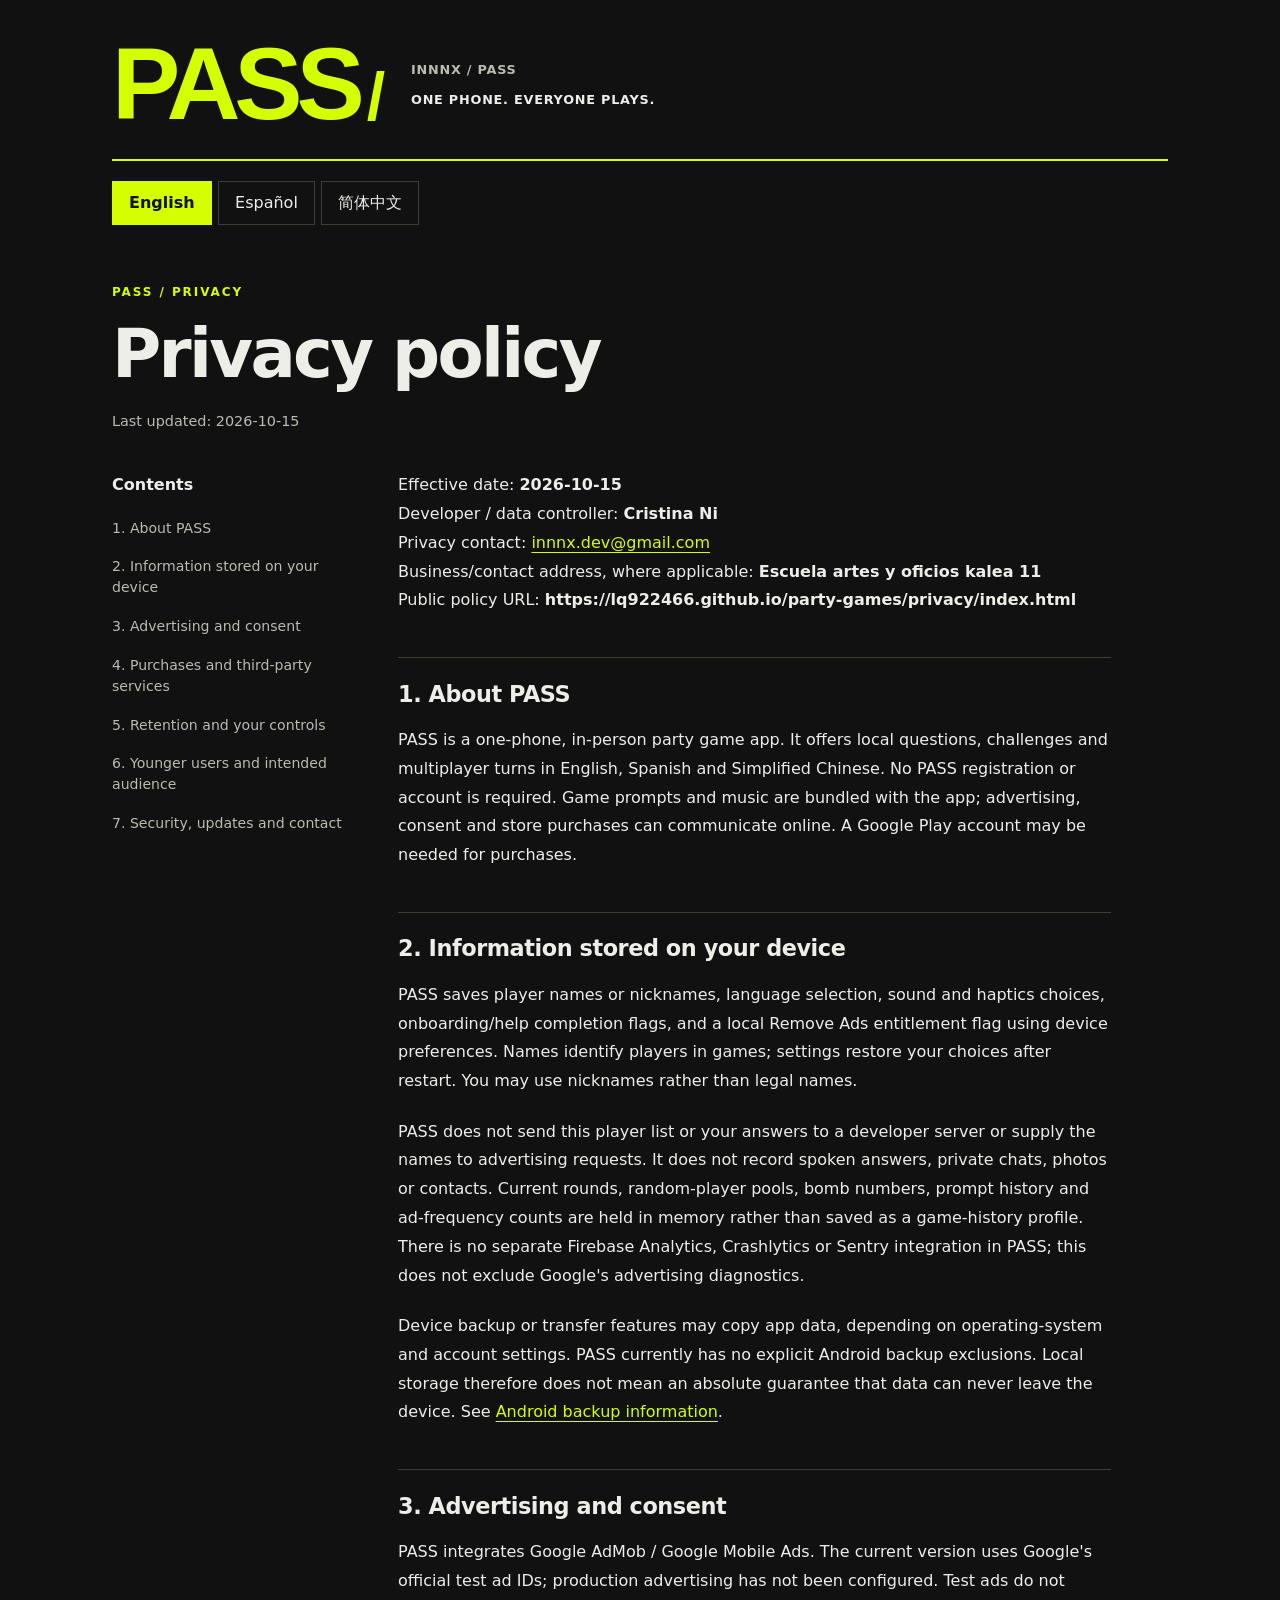
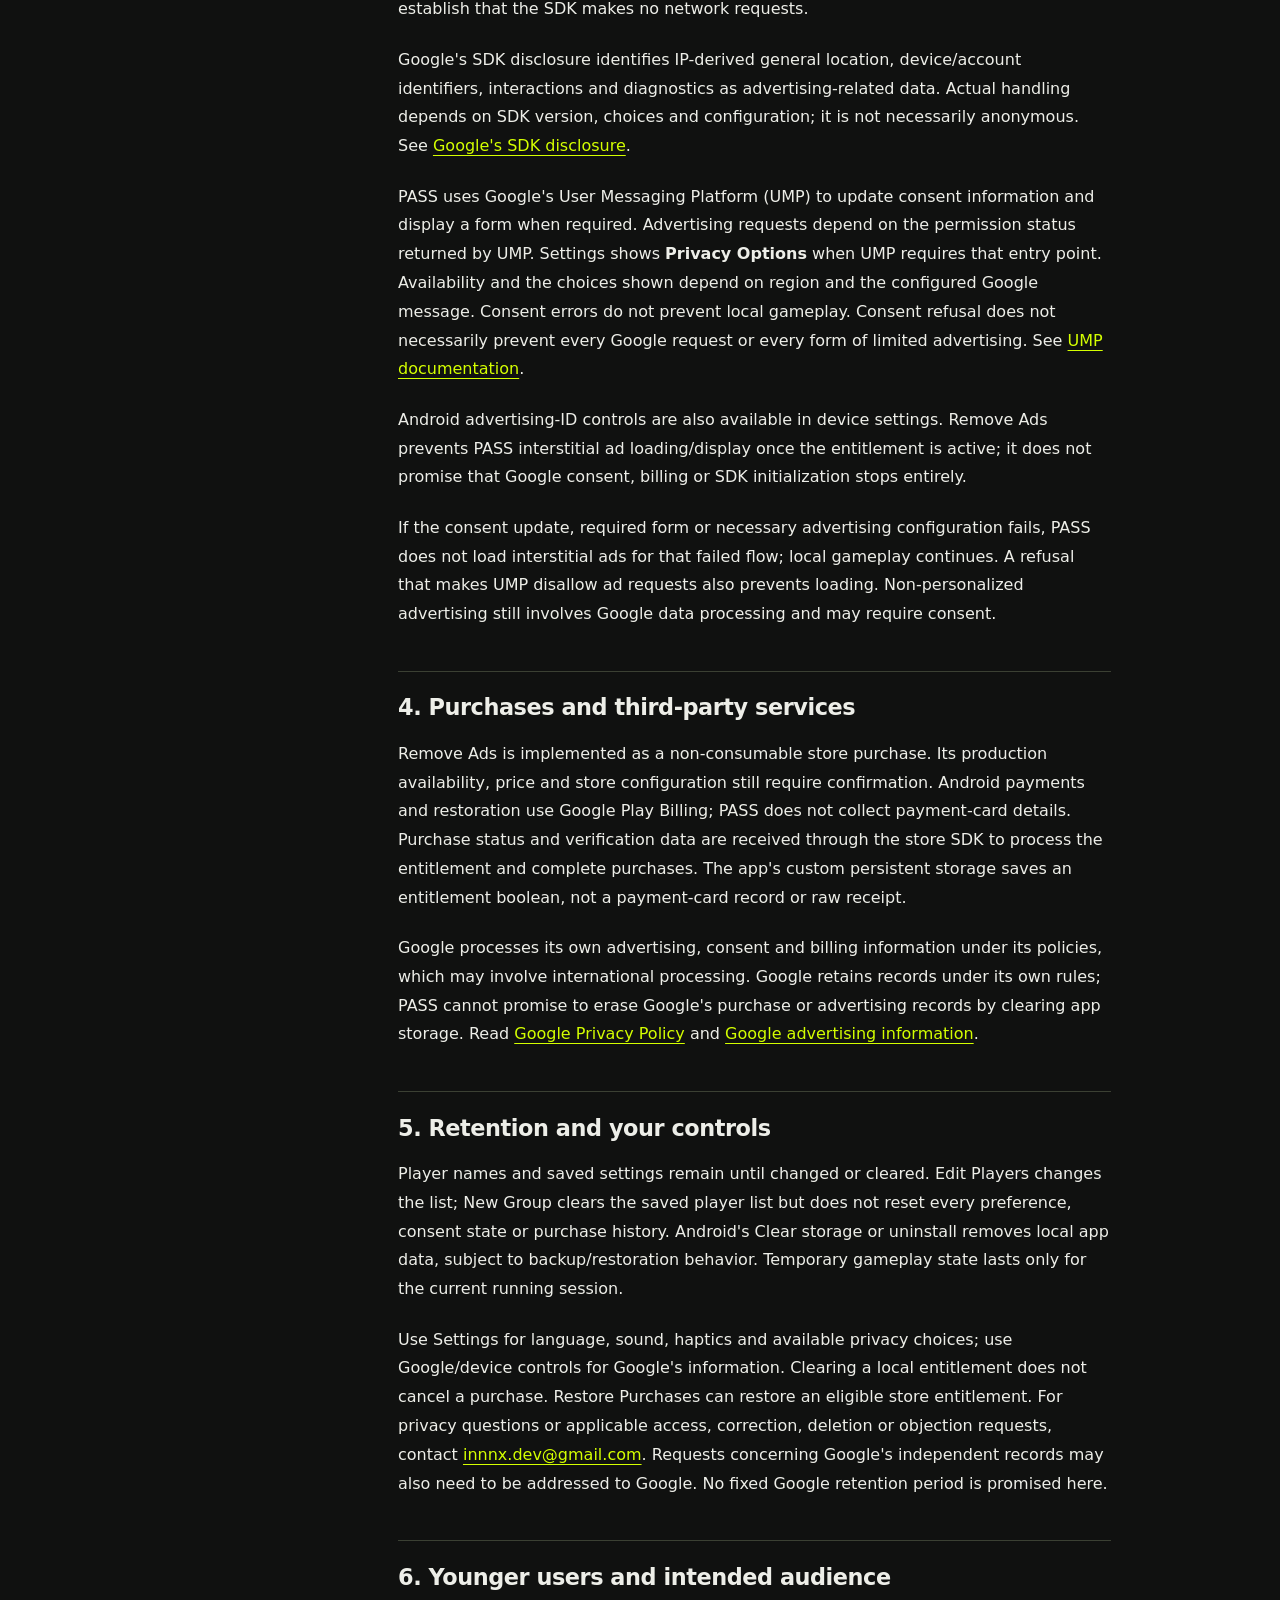
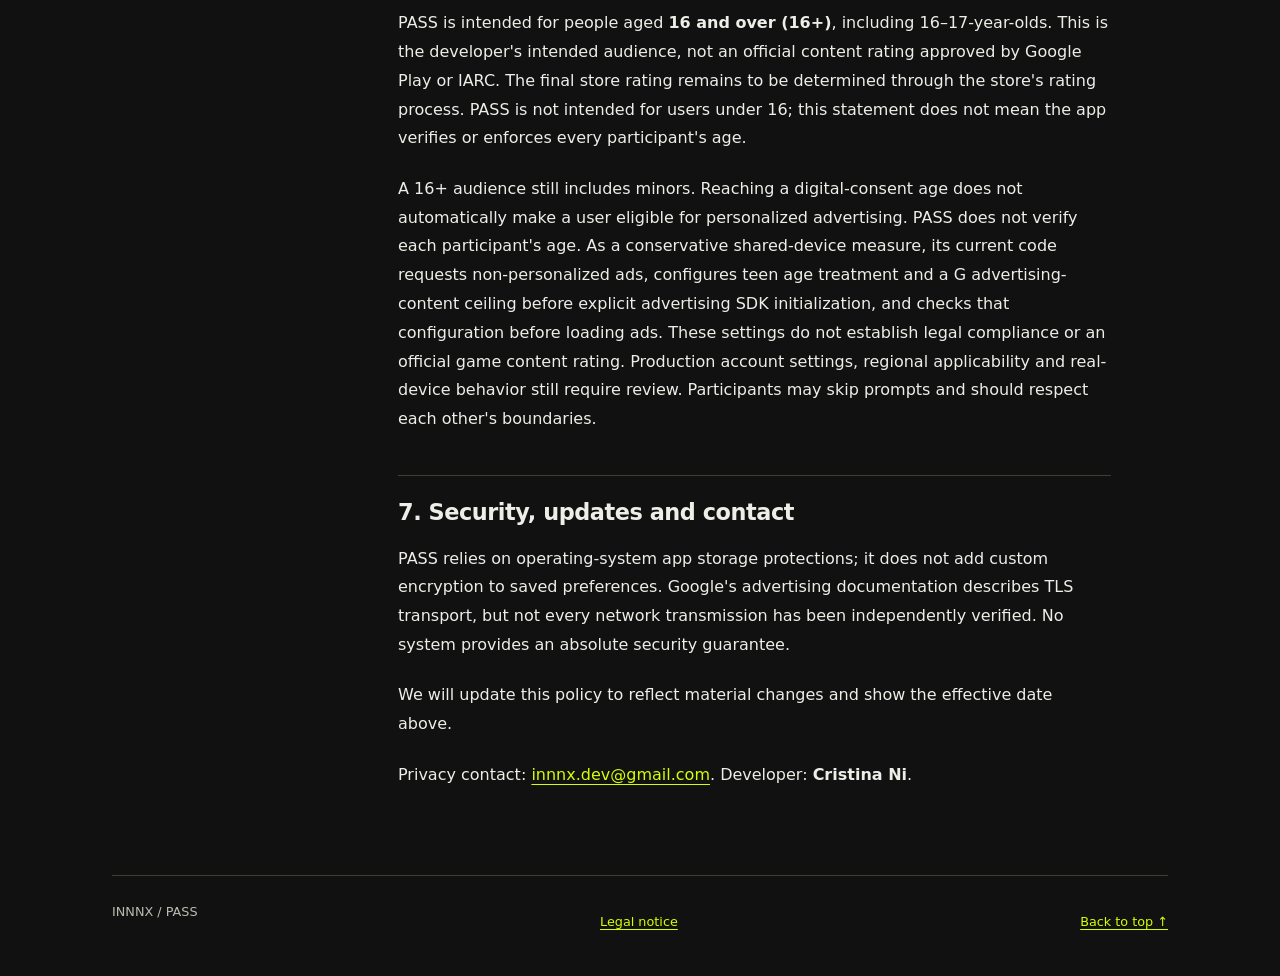
<file: privacy/index.html>
<!doctype html>
<html lang="en">
<head>
  <meta charset="utf-8">
  <meta name="viewport" content="width=device-width,initial-scale=1">
  <meta name="robots" content="index,follow">
  <meta name="referrer" content="no-referrer">
  <meta name="theme-color" content="#101110">
  <meta name="description" content="PASS — Privacy policy">
  <title>PASS — Privacy policy | INNNX</title>
  <link rel="icon" href="favicon.svg" type="image/svg+xml">
  <link rel="stylesheet" href="styles.css">
  <link rel="alternate" hreflang="en" href="index.html">
  <link rel="alternate" hreflang="es" href="es.html">
  <link rel="alternate" hreflang="zh-Hans" href="zh.html">
  <link rel="alternate" hreflang="x-default" href="index.html">
</head>
<body id="top">
  <a class="skip" href="#policy">Skip to policy</a>
  <div class="shell">
    <header class="masthead">
      <a class="brand" href="index.html" aria-label="PASS">PASS<span aria-hidden="true">/</span></a>
      <div class="brand-copy"><span>INNNX / PASS</span><p>ONE PHONE. EVERYONE PLAYS.</p></div>
    </header>
    <nav class="languages" aria-label="Language"><a href="index.html" lang="en" hreflang="en" aria-current="page">English</a><a href="es.html" lang="es" hreflang="es">Español</a><a href="zh.html" lang="zh-Hans" hreflang="zh-Hans">简体中文</a></nav>
    <main id="policy" tabindex="-1">
      <div class="heading"><span class="eyebrow">PASS / PRIVACY</span><h1>Privacy policy</h1><p class="updated">Last updated: <time datetime="2026-10-15">2026-10-15</time></p></div>
      
      <div class="legal-layout">
        <nav class="contents" aria-label="Contents"><h2>Contents</h2><ol><li><a href="#section-1">1. About PASS</a></li><li><a href="#section-2">2. Information stored on your device</a></li><li><a href="#section-3">3. Advertising and consent</a></li><li><a href="#section-4">4. Purchases and third-party services</a></li><li><a href="#section-5">5. Retention and your controls</a></li><li><a href="#section-6">6. Younger users and intended audience</a></li><li><a href="#section-7">7. Security, updates and contact</a></li></ol></nav>
        <article aria-label="Privacy policy"><p>Effective date: <strong>2026-10-15</strong><br>
Developer / data controller: <strong>Cristina Ni</strong><br>
Privacy contact: <a href="mailto:innnx.dev@gmail.com">innnx.dev@gmail.com</a><br>
Business/contact address, where applicable: <strong>Escuela artes y oficios kalea 11</strong><br>
Public policy URL: <strong>https://lq922466.github.io/party-games/privacy/index.html</strong></p><h2 id="section-1">1. About PASS</h2><p>PASS is a one-phone, in-person party game app. It offers local questions, challenges and multiplayer turns in English, Spanish and Simplified Chinese. No PASS registration or account is required. Game prompts and music are bundled with the app; advertising, consent and store purchases can communicate online. A Google Play account may be needed for purchases.</p><h2 id="section-2">2. Information stored on your device</h2><p>PASS saves player names or nicknames, language selection, sound and haptics choices, onboarding/help completion flags, and a local Remove Ads entitlement flag using device preferences. Names identify players in games; settings restore your choices after restart. You may use nicknames rather than legal names.</p><p>PASS does not send this player list or your answers to a developer server or supply the names to advertising requests. It does not record spoken answers, private chats, photos or contacts. Current rounds, random-player pools, bomb numbers, prompt history and ad-frequency counts are held in memory rather than saved as a game-history profile. There is no separate Firebase Analytics, Crashlytics or Sentry integration in PASS; this does not exclude Google&#x27;s advertising diagnostics.</p><p>Device backup or transfer features may copy app data, depending on operating-system and account settings. PASS currently has no explicit Android backup exclusions. Local storage therefore does not mean an absolute guarantee that data can never leave the device. See <a href="https://developer.android.com/identity/data/autobackup" rel="noreferrer">Android backup information</a>.</p><h2 id="section-3">3. Advertising and consent</h2><p>PASS integrates Google AdMob / Google Mobile Ads. The current version uses Google&#x27;s official test ad IDs; production advertising has not been configured. Test ads do not establish that the SDK makes no network requests.</p><p>Google&#x27;s SDK disclosure identifies IP-derived general location, device/account identifiers, interactions and diagnostics as advertising-related data. Actual handling depends on SDK version, choices and configuration; it is not necessarily anonymous. See <a href="https://developers.google.com/admob/android/privacy/play-data-disclosure" rel="noreferrer">Google&#x27;s SDK disclosure</a>.</p><p>PASS uses Google&#x27;s User Messaging Platform (UMP) to update consent information and display a form when required. Advertising requests depend on the permission status returned by UMP. Settings shows <strong>Privacy Options</strong> when UMP requires that entry point. Availability and the choices shown depend on region and the configured Google message. Consent errors do not prevent local gameplay. Consent refusal does not necessarily prevent every Google request or every form of limited advertising. See <a href="https://developers.google.com/admob/flutter/privacy" rel="noreferrer">UMP documentation</a>.</p><p>Android advertising-ID controls are also available in device settings. Remove Ads prevents PASS interstitial ad loading/display once the entitlement is active; it does not promise that Google consent, billing or SDK initialization stops entirely.</p><p>If the consent update, required form or necessary advertising configuration fails, PASS does not load interstitial ads for that failed flow; local gameplay continues. A refusal that makes UMP disallow ad requests also prevents loading. Non-personalized advertising still involves Google data processing and may require consent.</p><h2 id="section-4">4. Purchases and third-party services</h2><p>Remove Ads is implemented as a non-consumable store purchase. Its production availability, price and store configuration still require confirmation. Android payments and restoration use Google Play Billing; PASS does not collect payment-card details. Purchase status and verification data are received through the store SDK to process the entitlement and complete purchases. The app&#x27;s custom persistent storage saves an entitlement boolean, not a payment-card record or raw receipt.</p><p>Google processes its own advertising, consent and billing information under its policies, which may involve international processing. Google retains records under its own rules; PASS cannot promise to erase Google&#x27;s purchase or advertising records by clearing app storage. Read <a href="https://policies.google.com/privacy" rel="noreferrer">Google Privacy Policy</a> and <a href="https://policies.google.com/technologies/ads" rel="noreferrer">Google advertising information</a>.</p><h2 id="section-5">5. Retention and your controls</h2><p>Player names and saved settings remain until changed or cleared. Edit Players changes the list; New Group clears the saved player list but does not reset every preference, consent state or purchase history. Android&#x27;s Clear storage or uninstall removes local app data, subject to backup/restoration behavior. Temporary gameplay state lasts only for the current running session.</p><p>Use Settings for language, sound, haptics and available privacy choices; use Google/device controls for Google&#x27;s information. Clearing a local entitlement does not cancel a purchase. Restore Purchases can restore an eligible store entitlement. For privacy questions or applicable access, correction, deletion or objection requests, contact <a href="mailto:innnx.dev@gmail.com">innnx.dev@gmail.com</a>. Requests concerning Google&#x27;s independent records may also need to be addressed to Google. No fixed Google retention period is promised here.</p><h2 id="section-6">6. Younger users and intended audience</h2><p>PASS is intended for people aged <strong>16 and over (16+)</strong>, including 16–17-year-olds. This is the developer&#x27;s intended audience, not an official content rating approved by Google Play or IARC. The final store rating remains to be determined through the store&#x27;s rating process. PASS is not intended for users under 16; this statement does not mean the app verifies or enforces every participant&#x27;s age.</p><p>A 16+ audience still includes minors. Reaching a digital-consent age does not automatically make a user eligible for personalized advertising. PASS does not verify each participant&#x27;s age. As a conservative shared-device measure, its current code requests non-personalized ads, configures teen age treatment and a G advertising-content ceiling before explicit advertising SDK initialization, and checks that configuration before loading ads. These settings do not establish legal compliance or an official game content rating. Production account settings, regional applicability and real-device behavior still require review. Participants may skip prompts and should respect each other&#x27;s boundaries.</p><h2 id="section-7">7. Security, updates and contact</h2><p>PASS relies on operating-system app storage protections; it does not add custom encryption to saved preferences. Google&#x27;s advertising documentation describes TLS transport, but not every network transmission has been independently verified. No system provides an absolute security guarantee.</p><p>We will update this policy to reflect material changes and show the effective date above.</p><p>Privacy contact: <a href="mailto:innnx.dev@gmail.com">innnx.dev@gmail.com</a>. Developer: <strong>Cristina Ni</strong>.</p></article>
      </div>
    </main>
    <footer><span>INNNX / PASS</span><a href="legal.html">Legal notice</a><a href="#top">Back to top ↑</a></footer>
  </div>
</body>
</html>
</file>
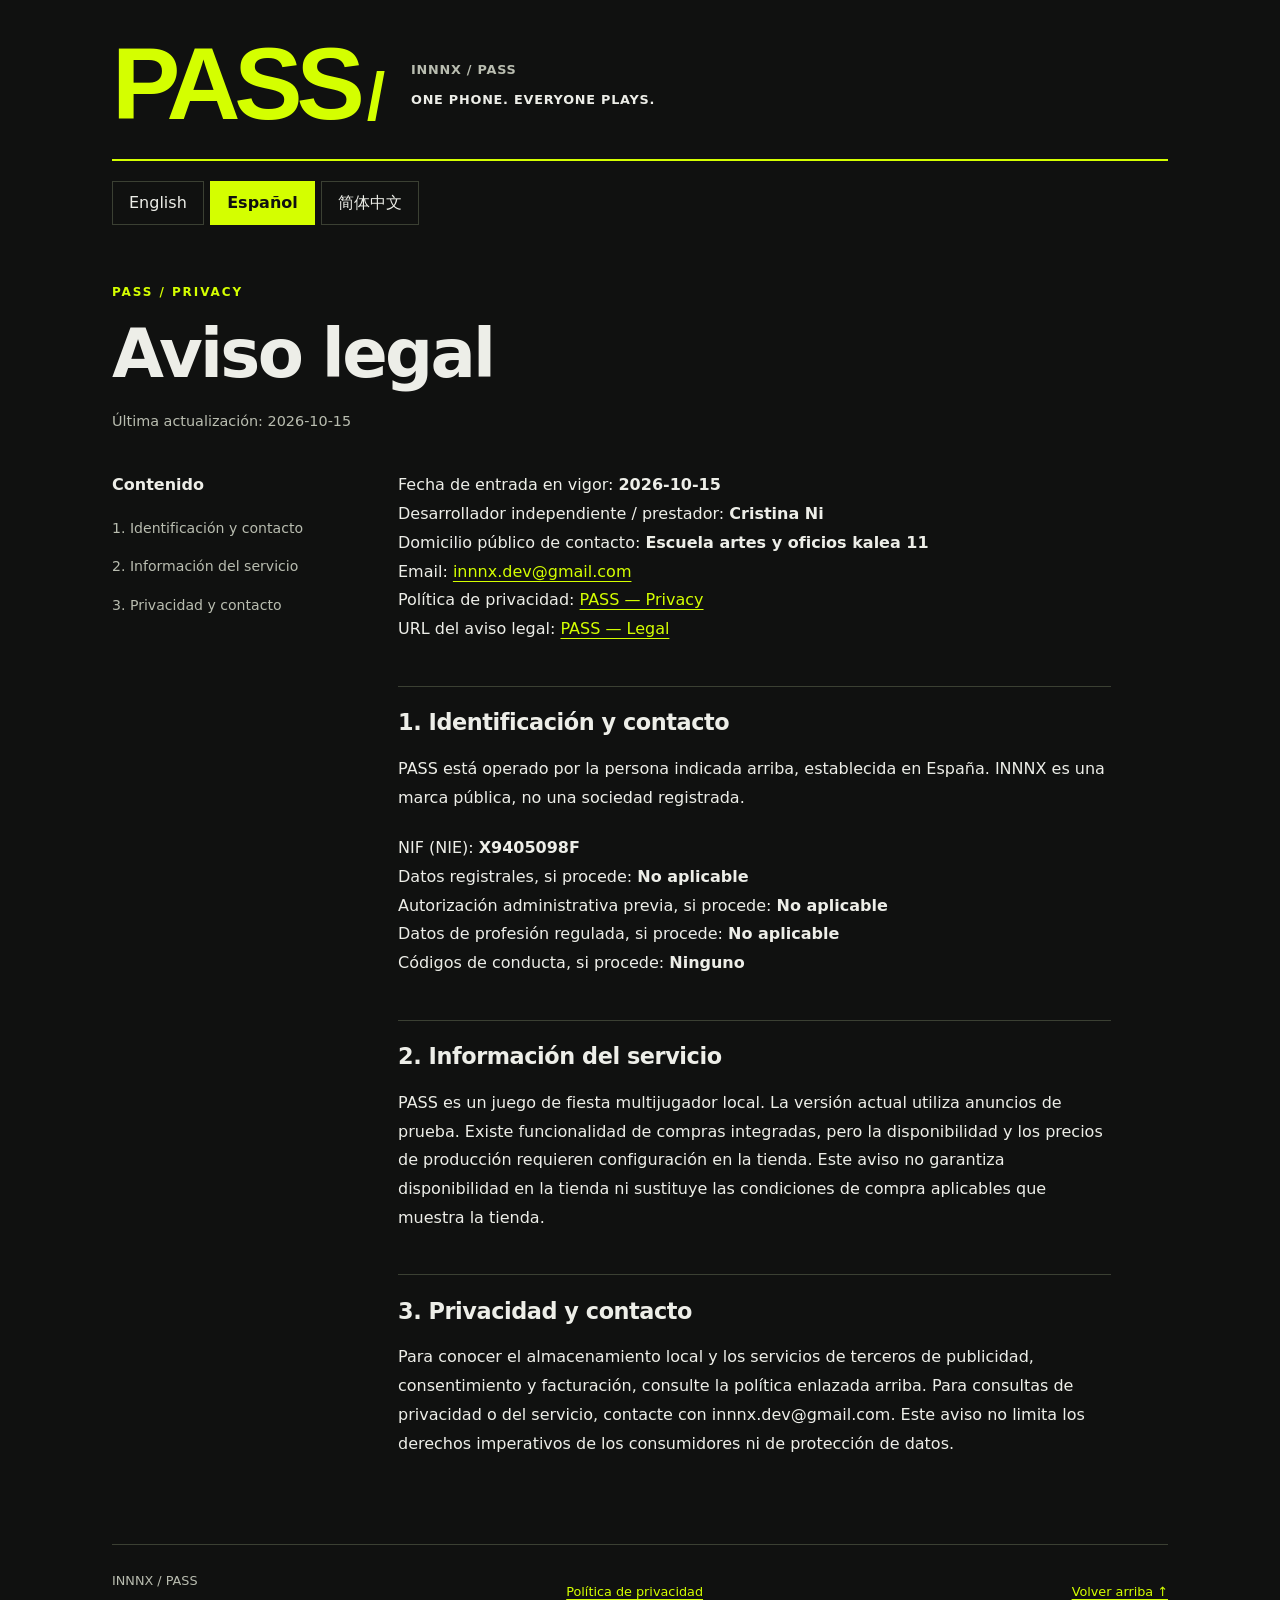
<file: privacy/aviso-legal.html>
<!doctype html>
<html lang="es">
<head>
  <meta charset="utf-8">
  <meta name="viewport" content="width=device-width,initial-scale=1">
  <meta name="robots" content="index,follow">
  <meta name="referrer" content="no-referrer">
  <meta name="theme-color" content="#101110">
  <meta name="description" content="PASS — Aviso legal">
  <title>PASS — Aviso legal | INNNX</title>
  <link rel="icon" href="favicon.svg" type="image/svg+xml">
  <link rel="stylesheet" href="styles.css">
  <link rel="alternate" hreflang="en" href="index.html">
  <link rel="alternate" hreflang="es" href="es.html">
  <link rel="alternate" hreflang="zh-Hans" href="zh.html">
  <link rel="alternate" hreflang="x-default" href="index.html">
</head>
<body id="top">
  <a class="skip" href="#policy">Saltar a la política</a>
  <div class="shell">
    <header class="masthead">
      <a class="brand" href="aviso-legal.html" aria-label="PASS">PASS<span aria-hidden="true">/</span></a>
      <div class="brand-copy"><span>INNNX / PASS</span><p>ONE PHONE. EVERYONE PLAYS.</p></div>
    </header>
    <nav class="languages" aria-label="Idioma"><a href="legal.html" lang="en" hreflang="en">English</a><a href="aviso-legal.html" lang="es" hreflang="es" aria-current="page">Español</a><a href="legal-zh.html" lang="zh-Hans" hreflang="zh-Hans">简体中文</a></nav>
    <main id="policy" tabindex="-1">
      <div class="heading"><span class="eyebrow">PASS / PRIVACY</span><h1>Aviso legal</h1><p class="updated">Última actualización: <time datetime="2026-10-15">2026-10-15</time></p></div>
      
      <div class="legal-layout">
        <nav class="contents" aria-label="Contenido"><h2>Contenido</h2><ol><li><a href="#section-1">1. Identificación y contacto</a></li><li><a href="#section-2">2. Información del servicio</a></li><li><a href="#section-3">3. Privacidad y contacto</a></li></ol></nav>
        <article aria-label="Aviso legal"><p>Fecha de entrada en vigor: <strong>2026-10-15</strong><br>
Desarrollador independiente / prestador: <strong>Cristina Ni</strong><br>
Domicilio público de contacto: <strong>Escuela artes y oficios kalea 11</strong><br>
Email: <a href="mailto:innnx.dev@gmail.com">innnx.dev@gmail.com</a><br>
Política de privacidad: <a href="https://lq922466.github.io/party-games/privacy/es.html" rel="noreferrer">PASS — Privacy</a><br>
URL del aviso legal: <a href="https://lq922466.github.io/party-games/privacy/aviso-legal.html" rel="noreferrer">PASS — Legal</a></p><h2 id="section-1">1. Identificación y contacto</h2><p>PASS está operado por la persona indicada arriba, establecida en España. INNNX es una marca pública, no una sociedad registrada.</p><p>NIF (NIE): <strong>X9405098F</strong><br>
Datos registrales, si procede: <strong>No aplicable</strong><br>
Autorización administrativa previa, si procede: <strong>No aplicable</strong><br>
Datos de profesión regulada, si procede: <strong>No aplicable</strong><br>
Códigos de conducta, si procede: <strong>Ninguno</strong></p><h2 id="section-2">2. Información del servicio</h2><p>PASS es un juego de fiesta multijugador local. La versión actual utiliza anuncios de prueba. Existe funcionalidad de compras integradas, pero la disponibilidad y los precios de producción requieren configuración en la tienda. Este aviso no garantiza disponibilidad en la tienda ni sustituye las condiciones de compra aplicables que muestra la tienda.</p><h2 id="section-3">3. Privacidad y contacto</h2><p>Para conocer el almacenamiento local y los servicios de terceros de publicidad, consentimiento y facturación, consulte la política enlazada arriba. Para consultas de privacidad o del servicio, contacte con innnx.dev@gmail.com. Este aviso no limita los derechos imperativos de los consumidores ni de protección de datos.</p></article>
      </div>
    </main>
    <footer><span>INNNX / PASS</span><a href="es.html">Política de privacidad</a><a href="#top">Volver arriba ↑</a></footer>
  </div>
</body>
</html>
</file>
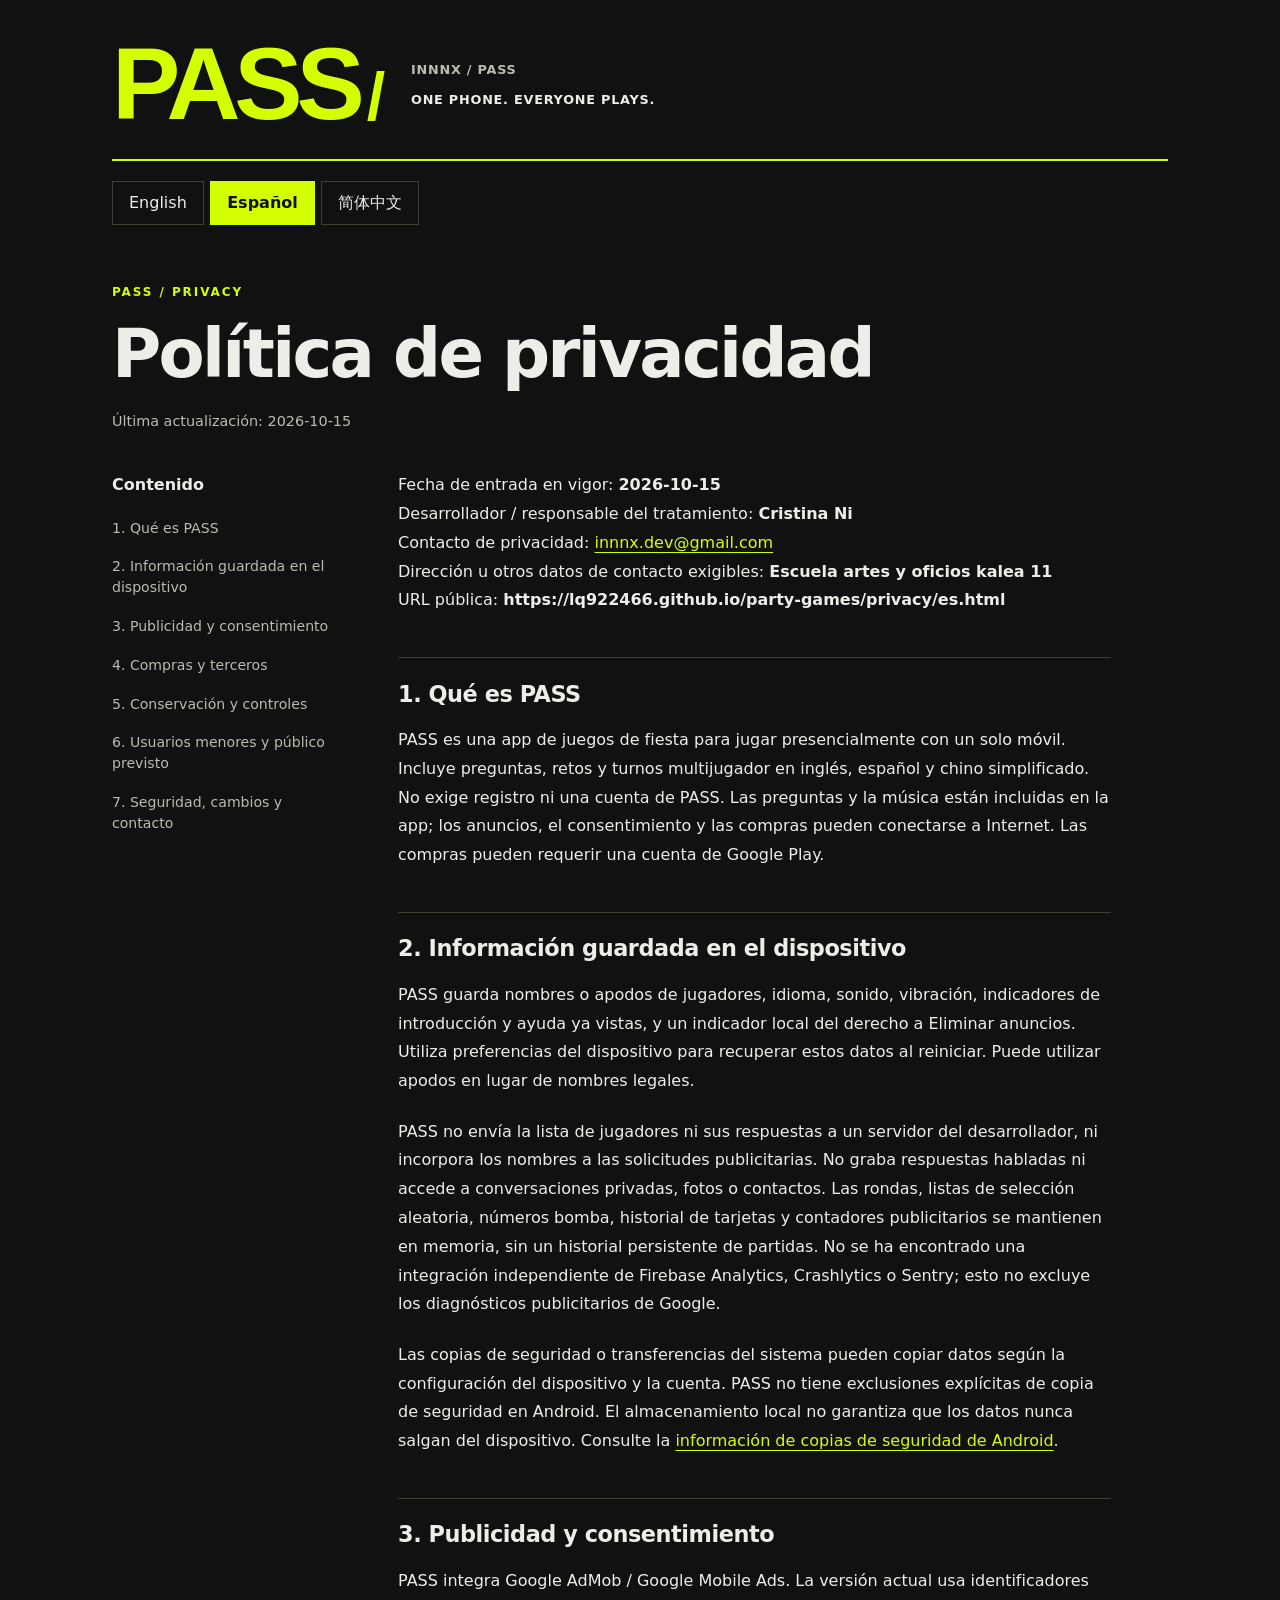
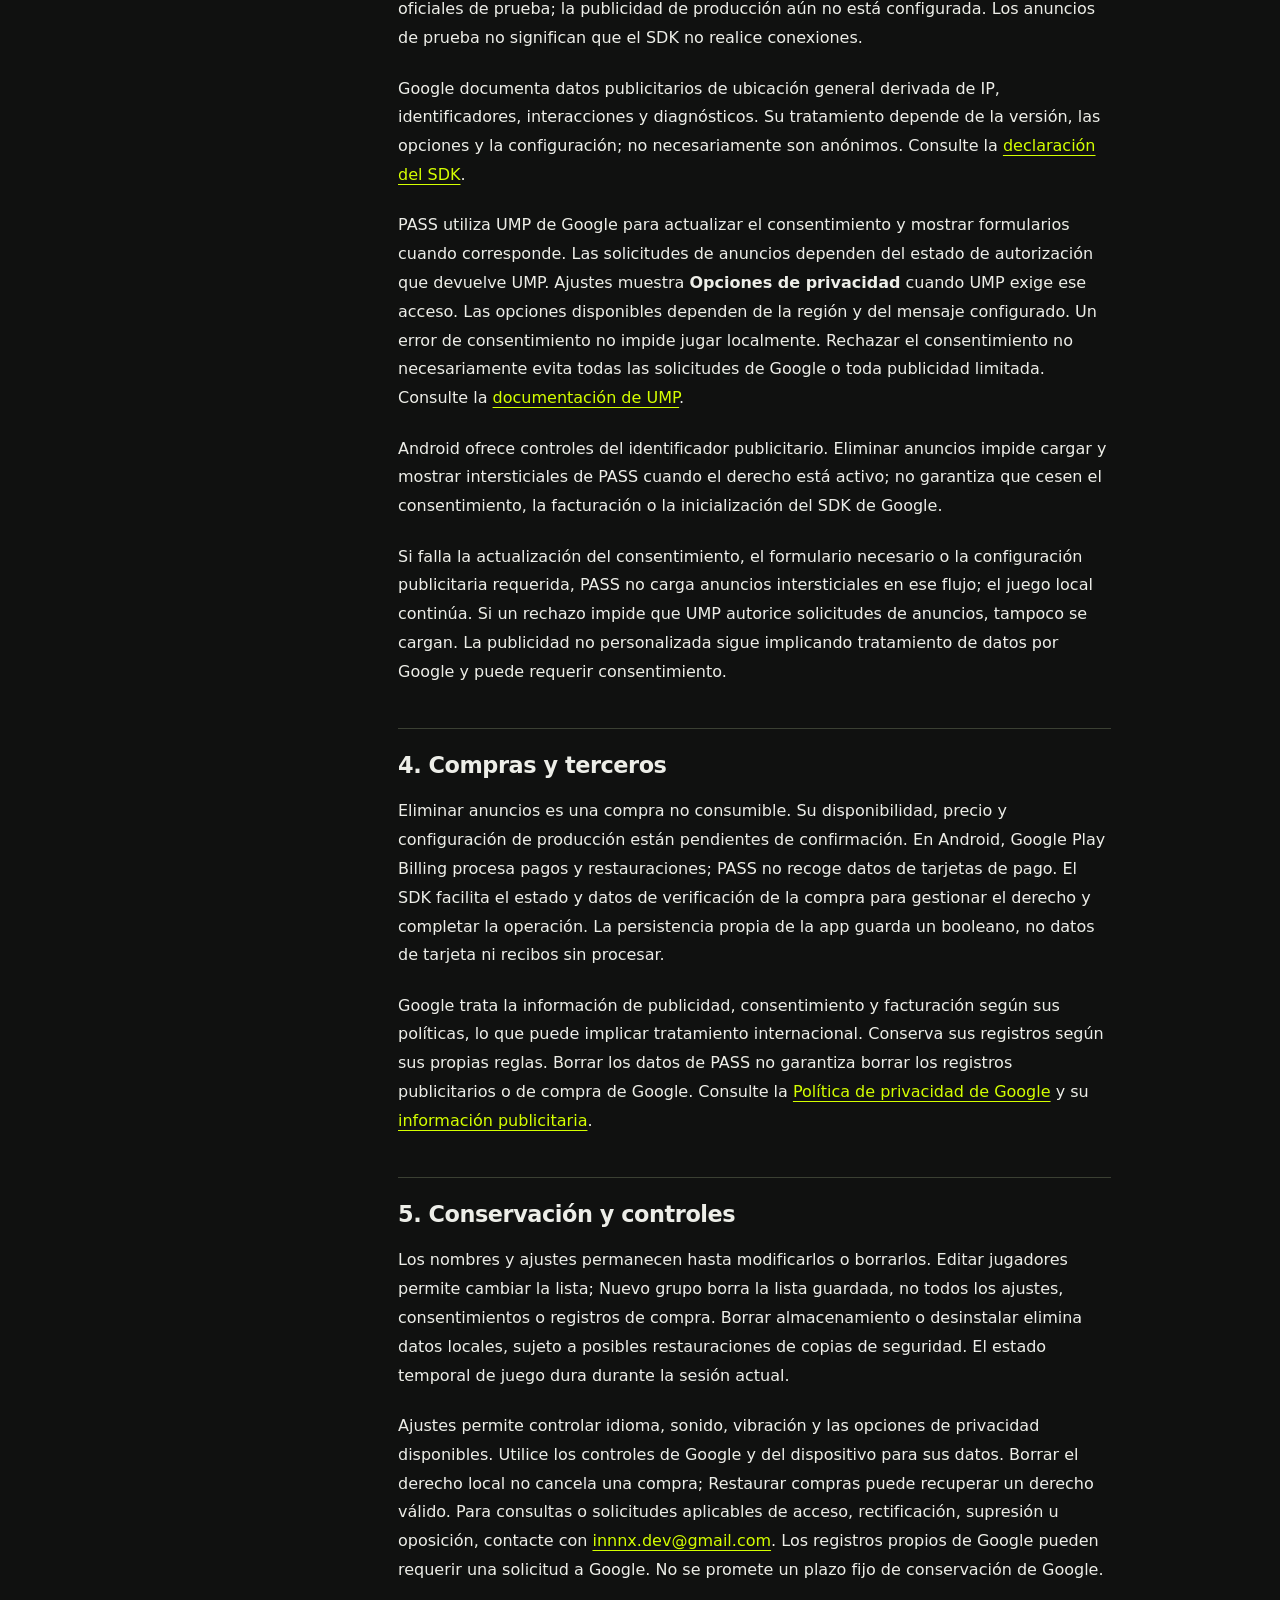
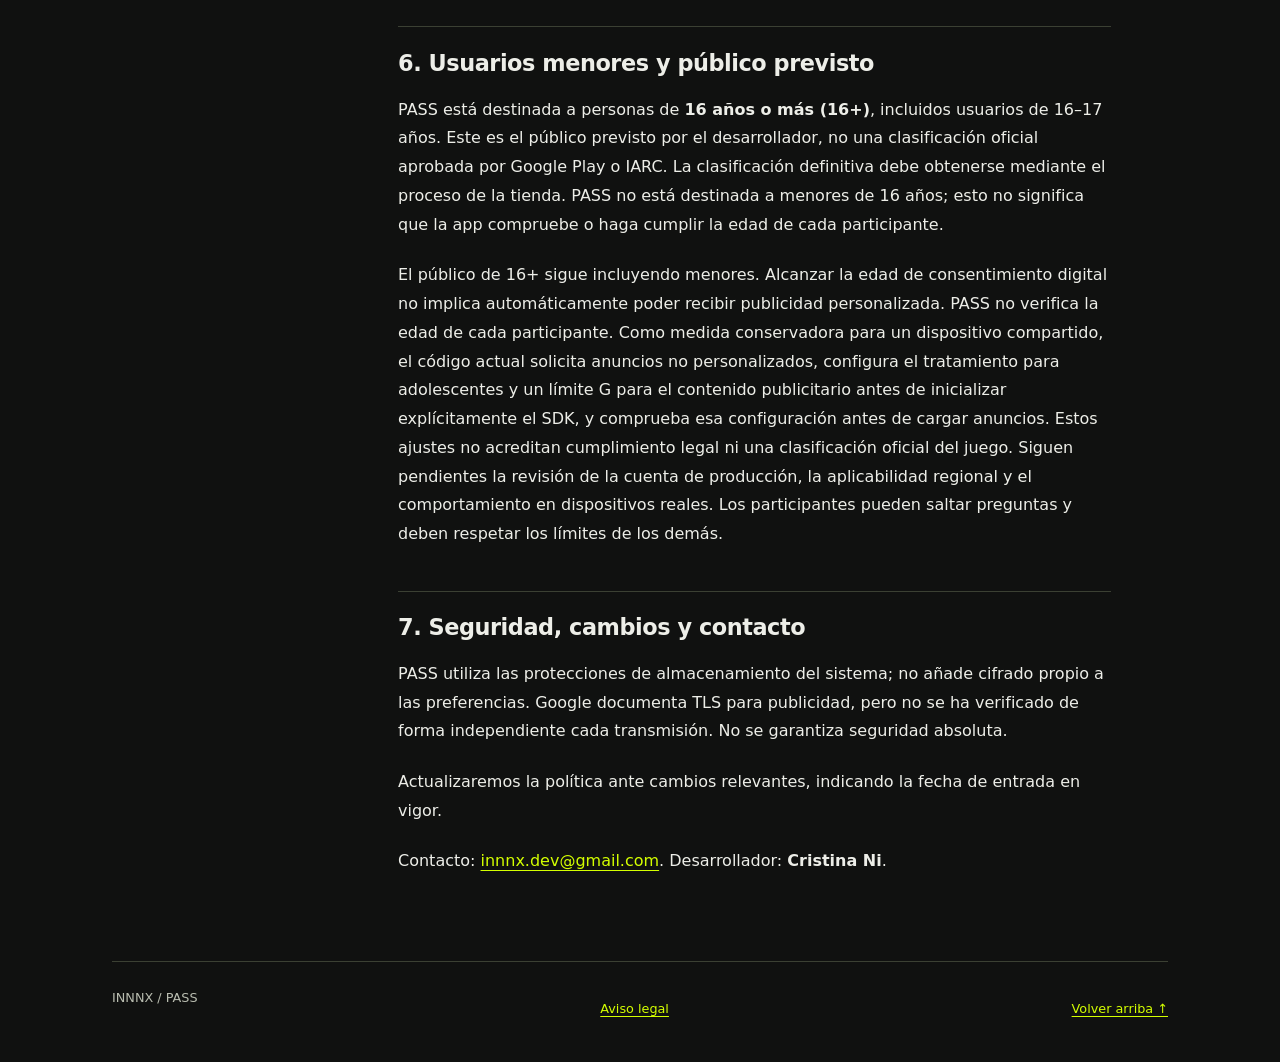
<file: privacy/es.html>
<!doctype html>
<html lang="es">
<head>
  <meta charset="utf-8">
  <meta name="viewport" content="width=device-width,initial-scale=1">
  <meta name="robots" content="index,follow">
  <meta name="referrer" content="no-referrer">
  <meta name="theme-color" content="#101110">
  <meta name="description" content="PASS — Política de privacidad">
  <title>PASS — Política de privacidad | INNNX</title>
  <link rel="icon" href="favicon.svg" type="image/svg+xml">
  <link rel="stylesheet" href="styles.css">
  <link rel="alternate" hreflang="en" href="index.html">
  <link rel="alternate" hreflang="es" href="es.html">
  <link rel="alternate" hreflang="zh-Hans" href="zh.html">
  <link rel="alternate" hreflang="x-default" href="index.html">
</head>
<body id="top">
  <a class="skip" href="#policy">Saltar a la política</a>
  <div class="shell">
    <header class="masthead">
      <a class="brand" href="es.html" aria-label="PASS">PASS<span aria-hidden="true">/</span></a>
      <div class="brand-copy"><span>INNNX / PASS</span><p>ONE PHONE. EVERYONE PLAYS.</p></div>
    </header>
    <nav class="languages" aria-label="Idioma"><a href="index.html" lang="en" hreflang="en">English</a><a href="es.html" lang="es" hreflang="es" aria-current="page">Español</a><a href="zh.html" lang="zh-Hans" hreflang="zh-Hans">简体中文</a></nav>
    <main id="policy" tabindex="-1">
      <div class="heading"><span class="eyebrow">PASS / PRIVACY</span><h1>Política de privacidad</h1><p class="updated">Última actualización: <time datetime="2026-10-15">2026-10-15</time></p></div>
      
      <div class="legal-layout">
        <nav class="contents" aria-label="Contenido"><h2>Contenido</h2><ol><li><a href="#section-1">1. Qué es PASS</a></li><li><a href="#section-2">2. Información guardada en el dispositivo</a></li><li><a href="#section-3">3. Publicidad y consentimiento</a></li><li><a href="#section-4">4. Compras y terceros</a></li><li><a href="#section-5">5. Conservación y controles</a></li><li><a href="#section-6">6. Usuarios menores y público previsto</a></li><li><a href="#section-7">7. Seguridad, cambios y contacto</a></li></ol></nav>
        <article aria-label="Política de privacidad"><p>Fecha de entrada en vigor: <strong>2026-10-15</strong><br>
Desarrollador / responsable del tratamiento: <strong>Cristina Ni</strong><br>
Contacto de privacidad: <a href="mailto:innnx.dev@gmail.com">innnx.dev@gmail.com</a><br>
Dirección u otros datos de contacto exigibles: <strong>Escuela artes y oficios kalea 11</strong><br>
URL pública: <strong>https://lq922466.github.io/party-games/privacy/es.html</strong></p><h2 id="section-1">1. Qué es PASS</h2><p>PASS es una app de juegos de fiesta para jugar presencialmente con un solo móvil. Incluye preguntas, retos y turnos multijugador en inglés, español y chino simplificado. No exige registro ni una cuenta de PASS. Las preguntas y la música están incluidas en la app; los anuncios, el consentimiento y las compras pueden conectarse a Internet. Las compras pueden requerir una cuenta de Google Play.</p><h2 id="section-2">2. Información guardada en el dispositivo</h2><p>PASS guarda nombres o apodos de jugadores, idioma, sonido, vibración, indicadores de introducción y ayuda ya vistas, y un indicador local del derecho a Eliminar anuncios. Utiliza preferencias del dispositivo para recuperar estos datos al reiniciar. Puede utilizar apodos en lugar de nombres legales.</p><p>PASS no envía la lista de jugadores ni sus respuestas a un servidor del desarrollador, ni incorpora los nombres a las solicitudes publicitarias. No graba respuestas habladas ni accede a conversaciones privadas, fotos o contactos. Las rondas, listas de selección aleatoria, números bomba, historial de tarjetas y contadores publicitarios se mantienen en memoria, sin un historial persistente de partidas. No se ha encontrado una integración independiente de Firebase Analytics, Crashlytics o Sentry; esto no excluye los diagnósticos publicitarios de Google.</p><p>Las copias de seguridad o transferencias del sistema pueden copiar datos según la configuración del dispositivo y la cuenta. PASS no tiene exclusiones explícitas de copia de seguridad en Android. El almacenamiento local no garantiza que los datos nunca salgan del dispositivo. Consulte la <a href="https://developer.android.com/identity/data/autobackup" rel="noreferrer">información de copias de seguridad de Android</a>.</p><h2 id="section-3">3. Publicidad y consentimiento</h2><p>PASS integra Google AdMob / Google Mobile Ads. La versión actual usa identificadores oficiales de prueba; la publicidad de producción aún no está configurada. Los anuncios de prueba no significan que el SDK no realice conexiones.</p><p>Google documenta datos publicitarios de ubicación general derivada de IP, identificadores, interacciones y diagnósticos. Su tratamiento depende de la versión, las opciones y la configuración; no necesariamente son anónimos. Consulte la <a href="https://developers.google.com/admob/android/privacy/play-data-disclosure" rel="noreferrer">declaración del SDK</a>.</p><p>PASS utiliza UMP de Google para actualizar el consentimiento y mostrar formularios cuando corresponde. Las solicitudes de anuncios dependen del estado de autorización que devuelve UMP. Ajustes muestra <strong>Opciones de privacidad</strong> cuando UMP exige ese acceso. Las opciones disponibles dependen de la región y del mensaje configurado. Un error de consentimiento no impide jugar localmente. Rechazar el consentimiento no necesariamente evita todas las solicitudes de Google o toda publicidad limitada. Consulte la <a href="https://developers.google.com/admob/flutter/privacy" rel="noreferrer">documentación de UMP</a>.</p><p>Android ofrece controles del identificador publicitario. Eliminar anuncios impide cargar y mostrar intersticiales de PASS cuando el derecho está activo; no garantiza que cesen el consentimiento, la facturación o la inicialización del SDK de Google.</p><p>Si falla la actualización del consentimiento, el formulario necesario o la configuración publicitaria requerida, PASS no carga anuncios intersticiales en ese flujo; el juego local continúa. Si un rechazo impide que UMP autorice solicitudes de anuncios, tampoco se cargan. La publicidad no personalizada sigue implicando tratamiento de datos por Google y puede requerir consentimiento.</p><h2 id="section-4">4. Compras y terceros</h2><p>Eliminar anuncios es una compra no consumible. Su disponibilidad, precio y configuración de producción están pendientes de confirmación. En Android, Google Play Billing procesa pagos y restauraciones; PASS no recoge datos de tarjetas de pago. El SDK facilita el estado y datos de verificación de la compra para gestionar el derecho y completar la operación. La persistencia propia de la app guarda un booleano, no datos de tarjeta ni recibos sin procesar.</p><p>Google trata la información de publicidad, consentimiento y facturación según sus políticas, lo que puede implicar tratamiento internacional. Conserva sus registros según sus propias reglas. Borrar los datos de PASS no garantiza borrar los registros publicitarios o de compra de Google. Consulte la <a href="https://policies.google.com/privacy" rel="noreferrer">Política de privacidad de Google</a> y su <a href="https://policies.google.com/technologies/ads" rel="noreferrer">información publicitaria</a>.</p><h2 id="section-5">5. Conservación y controles</h2><p>Los nombres y ajustes permanecen hasta modificarlos o borrarlos. Editar jugadores permite cambiar la lista; Nuevo grupo borra la lista guardada, no todos los ajustes, consentimientos o registros de compra. Borrar almacenamiento o desinstalar elimina datos locales, sujeto a posibles restauraciones de copias de seguridad. El estado temporal de juego dura durante la sesión actual.</p><p>Ajustes permite controlar idioma, sonido, vibración y las opciones de privacidad disponibles. Utilice los controles de Google y del dispositivo para sus datos. Borrar el derecho local no cancela una compra; Restaurar compras puede recuperar un derecho válido. Para consultas o solicitudes aplicables de acceso, rectificación, supresión u oposición, contacte con <a href="mailto:innnx.dev@gmail.com">innnx.dev@gmail.com</a>. Los registros propios de Google pueden requerir una solicitud a Google. No se promete un plazo fijo de conservación de Google.</p><h2 id="section-6">6. Usuarios menores y público previsto</h2><p>PASS está destinada a personas de <strong>16 años o más (16+)</strong>, incluidos usuarios de 16–17 años. Este es el público previsto por el desarrollador, no una clasificación oficial aprobada por Google Play o IARC. La clasificación definitiva debe obtenerse mediante el proceso de la tienda. PASS no está destinada a menores de 16 años; esto no significa que la app compruebe o haga cumplir la edad de cada participante.</p><p>El público de 16+ sigue incluyendo menores. Alcanzar la edad de consentimiento digital no implica automáticamente poder recibir publicidad personalizada. PASS no verifica la edad de cada participante. Como medida conservadora para un dispositivo compartido, el código actual solicita anuncios no personalizados, configura el tratamiento para adolescentes y un límite G para el contenido publicitario antes de inicializar explícitamente el SDK, y comprueba esa configuración antes de cargar anuncios. Estos ajustes no acreditan cumplimiento legal ni una clasificación oficial del juego. Siguen pendientes la revisión de la cuenta de producción, la aplicabilidad regional y el comportamiento en dispositivos reales. Los participantes pueden saltar preguntas y deben respetar los límites de los demás.</p><h2 id="section-7">7. Seguridad, cambios y contacto</h2><p>PASS utiliza las protecciones de almacenamiento del sistema; no añade cifrado propio a las preferencias. Google documenta TLS para publicidad, pero no se ha verificado de forma independiente cada transmisión. No se garantiza seguridad absoluta.</p><p>Actualizaremos la política ante cambios relevantes, indicando la fecha de entrada en vigor.</p><p>Contacto: <a href="mailto:innnx.dev@gmail.com">innnx.dev@gmail.com</a>. Desarrollador: <strong>Cristina Ni</strong>.</p></article>
      </div>
    </main>
    <footer><span>INNNX / PASS</span><a href="aviso-legal.html">Aviso legal</a><a href="#top">Volver arriba ↑</a></footer>
  </div>
</body>
</html>
</file>
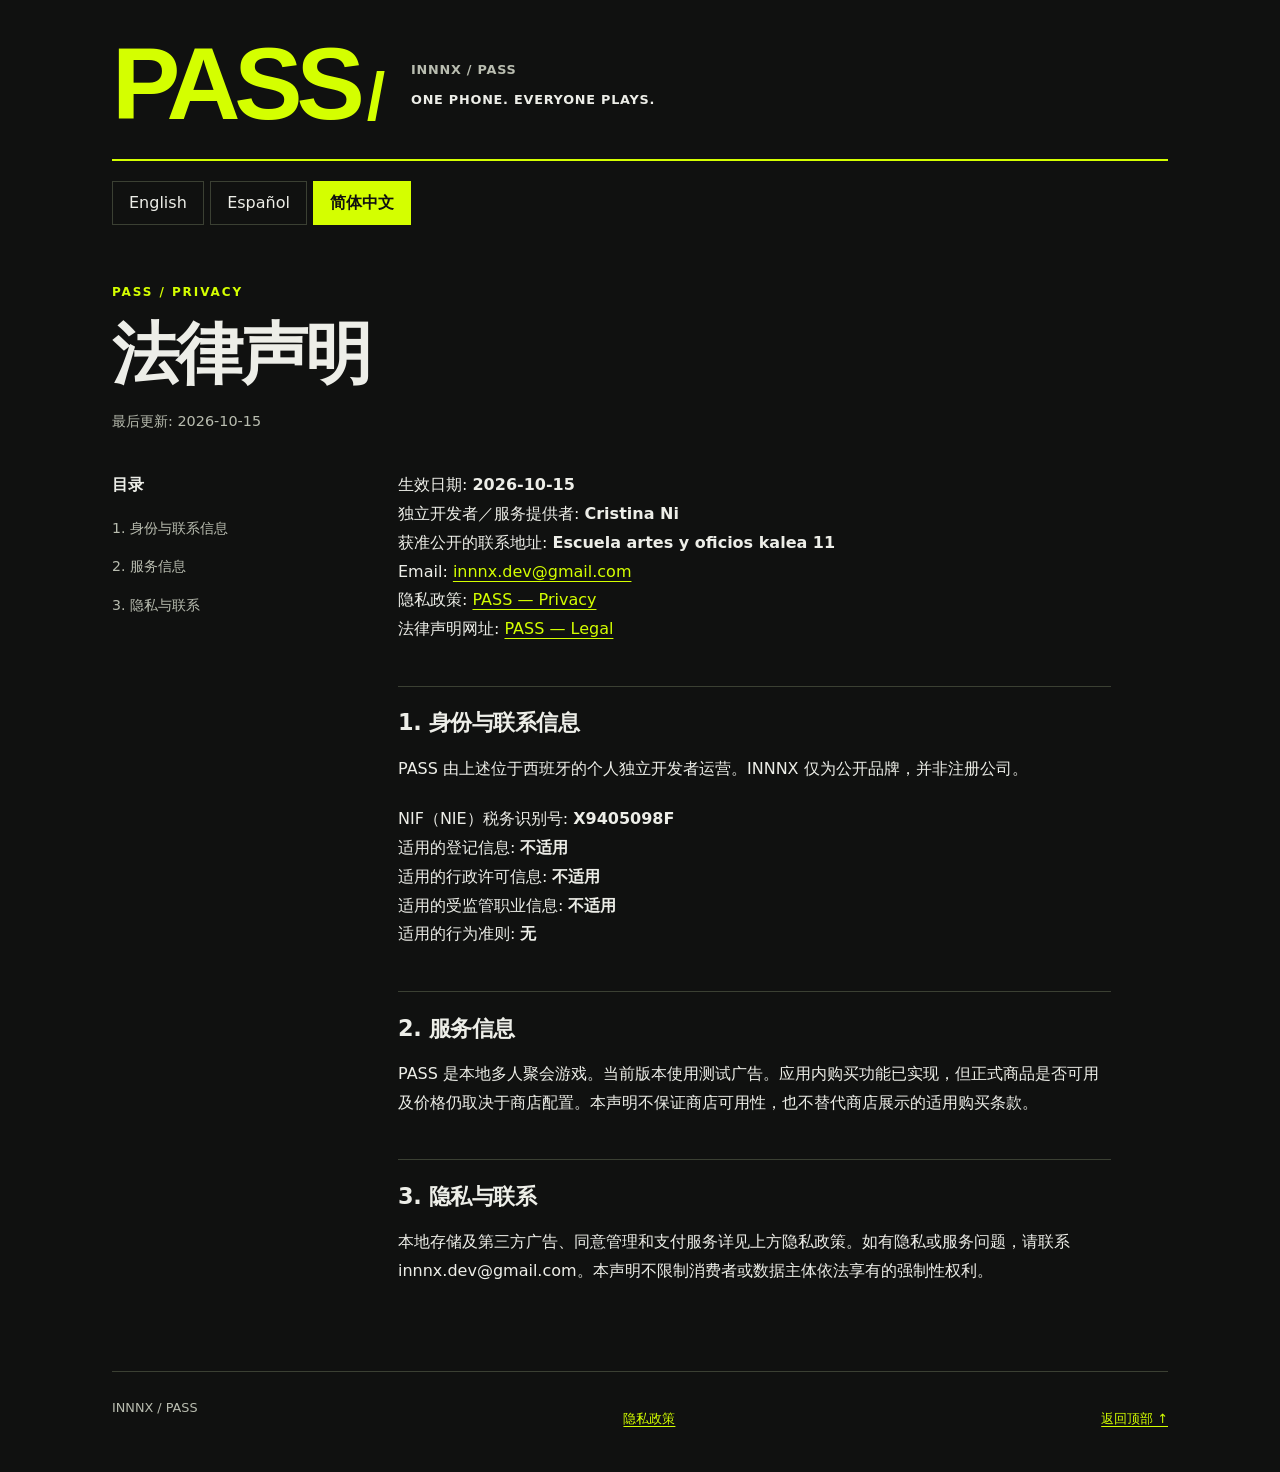
<file: privacy/legal-zh.html>
<!doctype html>
<html lang="zh-Hans">
<head>
  <meta charset="utf-8">
  <meta name="viewport" content="width=device-width,initial-scale=1">
  <meta name="robots" content="index,follow">
  <meta name="referrer" content="no-referrer">
  <meta name="theme-color" content="#101110">
  <meta name="description" content="PASS — 法律声明">
  <title>PASS — 法律声明 | INNNX</title>
  <link rel="icon" href="favicon.svg" type="image/svg+xml">
  <link rel="stylesheet" href="styles.css">
  <link rel="alternate" hreflang="en" href="index.html">
  <link rel="alternate" hreflang="es" href="es.html">
  <link rel="alternate" hreflang="zh-Hans" href="zh.html">
  <link rel="alternate" hreflang="x-default" href="index.html">
</head>
<body id="top">
  <a class="skip" href="#policy">跳至隐私政策</a>
  <div class="shell">
    <header class="masthead">
      <a class="brand" href="legal-zh.html" aria-label="PASS">PASS<span aria-hidden="true">/</span></a>
      <div class="brand-copy"><span>INNNX / PASS</span><p>ONE PHONE. EVERYONE PLAYS.</p></div>
    </header>
    <nav class="languages" aria-label="语言"><a href="legal.html" lang="en" hreflang="en">English</a><a href="aviso-legal.html" lang="es" hreflang="es">Español</a><a href="legal-zh.html" lang="zh-Hans" hreflang="zh-Hans" aria-current="page">简体中文</a></nav>
    <main id="policy" tabindex="-1">
      <div class="heading"><span class="eyebrow">PASS / PRIVACY</span><h1>法律声明</h1><p class="updated">最后更新: <time datetime="2026-10-15">2026-10-15</time></p></div>
      
      <div class="legal-layout">
        <nav class="contents" aria-label="目录"><h2>目录</h2><ol><li><a href="#section-1">1. 身份与联系信息</a></li><li><a href="#section-2">2. 服务信息</a></li><li><a href="#section-3">3. 隐私与联系</a></li></ol></nav>
        <article aria-label="法律声明"><p>生效日期: <strong>2026-10-15</strong><br>
独立开发者／服务提供者: <strong>Cristina Ni</strong><br>
获准公开的联系地址: <strong>Escuela artes y oficios kalea 11</strong><br>
Email: <a href="mailto:innnx.dev@gmail.com">innnx.dev@gmail.com</a><br>
隐私政策: <a href="https://lq922466.github.io/party-games/privacy/zh.html" rel="noreferrer">PASS — Privacy</a><br>
法律声明网址: <a href="https://lq922466.github.io/party-games/privacy/legal-zh.html" rel="noreferrer">PASS — Legal</a></p><h2 id="section-1">1. 身份与联系信息</h2><p>PASS 由上述位于西班牙的个人独立开发者运营。INNNX 仅为公开品牌，并非注册公司。</p><p>NIF（NIE）税务识别号: <strong>X9405098F</strong><br>
适用的登记信息: <strong>不适用</strong><br>
适用的行政许可信息: <strong>不适用</strong><br>
适用的受监管职业信息: <strong>不适用</strong><br>
适用的行为准则: <strong>无</strong></p><h2 id="section-2">2. 服务信息</h2><p>PASS 是本地多人聚会游戏。当前版本使用测试广告。应用内购买功能已实现，但正式商品是否可用及价格仍取决于商店配置。本声明不保证商店可用性，也不替代商店展示的适用购买条款。</p><h2 id="section-3">3. 隐私与联系</h2><p>本地存储及第三方广告、同意管理和支付服务详见上方隐私政策。如有隐私或服务问题，请联系 innnx.dev@gmail.com。本声明不限制消费者或数据主体依法享有的强制性权利。</p></article>
      </div>
    </main>
    <footer><span>INNNX / PASS</span><a href="zh.html">隐私政策</a><a href="#top">返回顶部 ↑</a></footer>
  </div>
</body>
</html>
</file>
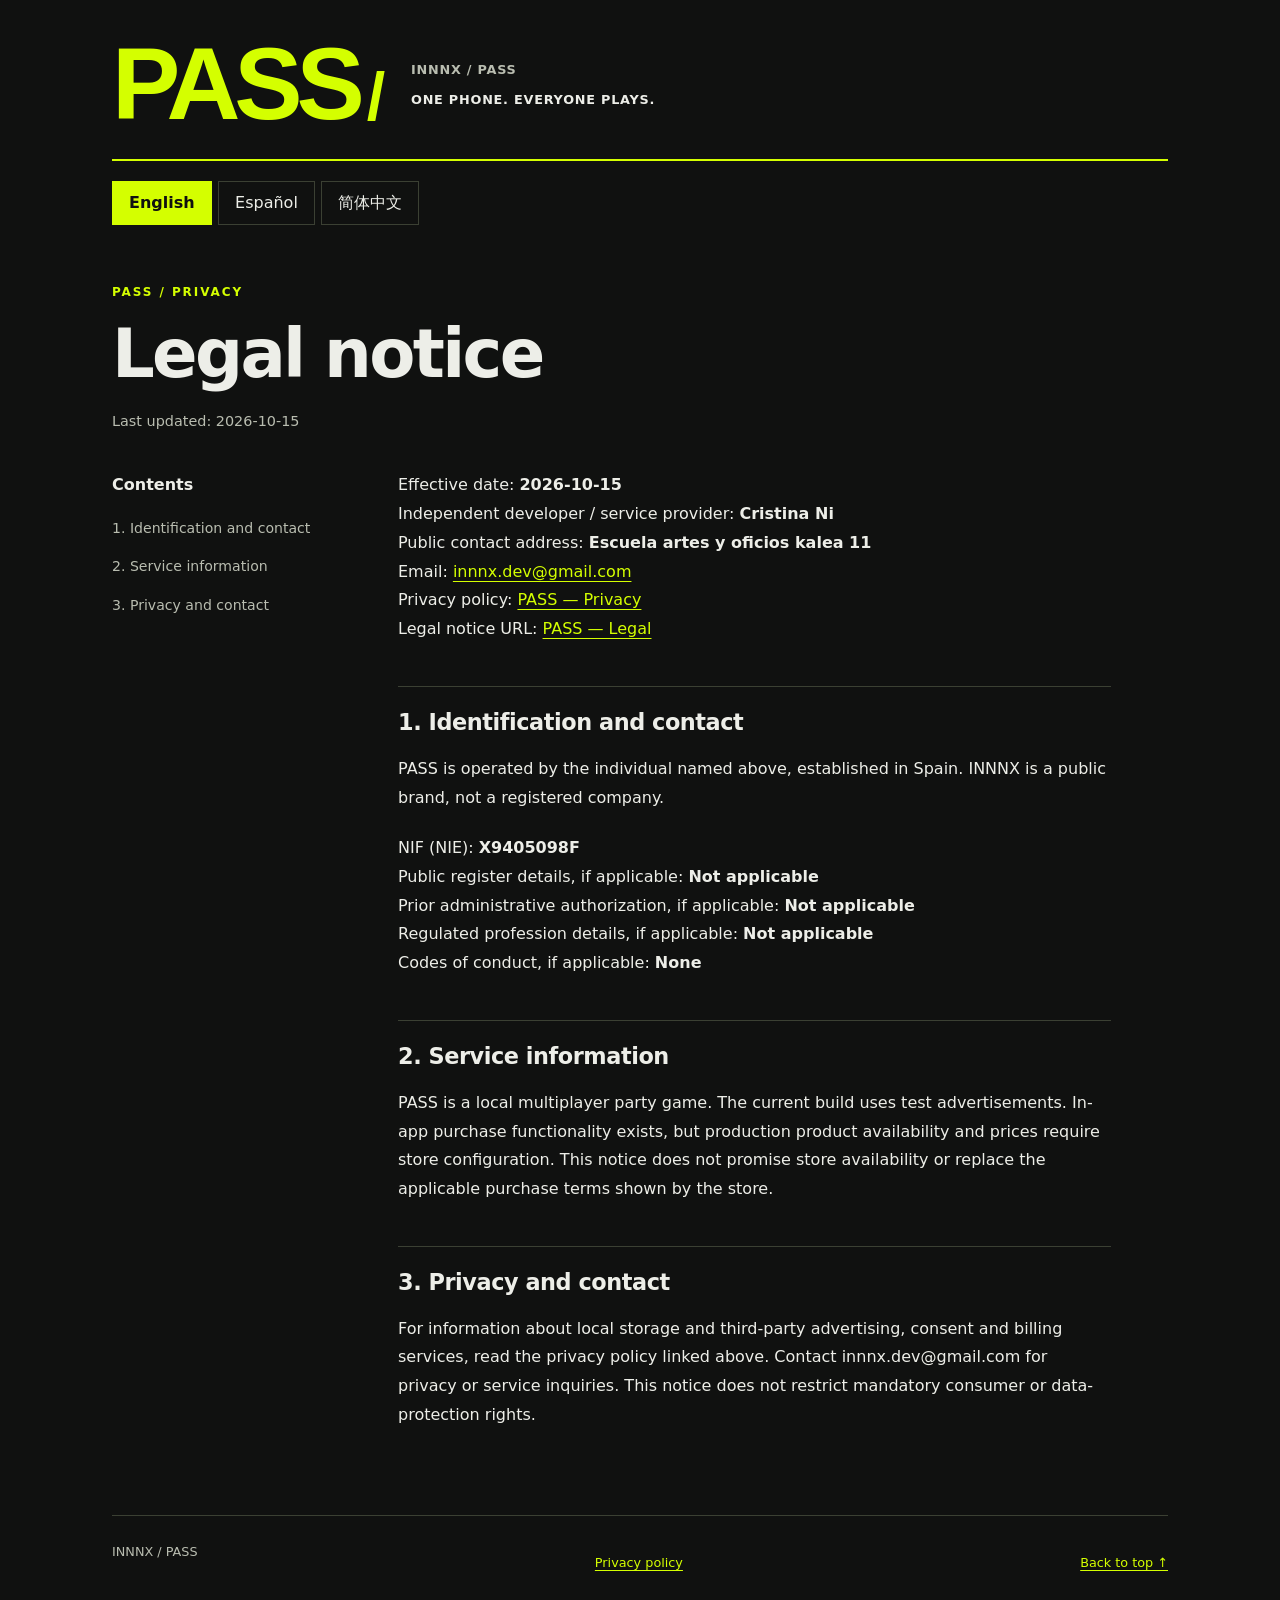
<file: privacy/legal.html>
<!doctype html>
<html lang="en">
<head>
  <meta charset="utf-8">
  <meta name="viewport" content="width=device-width,initial-scale=1">
  <meta name="robots" content="index,follow">
  <meta name="referrer" content="no-referrer">
  <meta name="theme-color" content="#101110">
  <meta name="description" content="PASS — Legal notice">
  <title>PASS — Legal notice | INNNX</title>
  <link rel="icon" href="favicon.svg" type="image/svg+xml">
  <link rel="stylesheet" href="styles.css">
  <link rel="alternate" hreflang="en" href="index.html">
  <link rel="alternate" hreflang="es" href="es.html">
  <link rel="alternate" hreflang="zh-Hans" href="zh.html">
  <link rel="alternate" hreflang="x-default" href="index.html">
</head>
<body id="top">
  <a class="skip" href="#policy">Skip to policy</a>
  <div class="shell">
    <header class="masthead">
      <a class="brand" href="legal.html" aria-label="PASS">PASS<span aria-hidden="true">/</span></a>
      <div class="brand-copy"><span>INNNX / PASS</span><p>ONE PHONE. EVERYONE PLAYS.</p></div>
    </header>
    <nav class="languages" aria-label="Language"><a href="legal.html" lang="en" hreflang="en" aria-current="page">English</a><a href="aviso-legal.html" lang="es" hreflang="es">Español</a><a href="legal-zh.html" lang="zh-Hans" hreflang="zh-Hans">简体中文</a></nav>
    <main id="policy" tabindex="-1">
      <div class="heading"><span class="eyebrow">PASS / PRIVACY</span><h1>Legal notice</h1><p class="updated">Last updated: <time datetime="2026-10-15">2026-10-15</time></p></div>
      
      <div class="legal-layout">
        <nav class="contents" aria-label="Contents"><h2>Contents</h2><ol><li><a href="#section-1">1. Identification and contact</a></li><li><a href="#section-2">2. Service information</a></li><li><a href="#section-3">3. Privacy and contact</a></li></ol></nav>
        <article aria-label="Legal notice"><p>Effective date: <strong>2026-10-15</strong><br>
Independent developer / service provider: <strong>Cristina Ni</strong><br>
Public contact address: <strong>Escuela artes y oficios kalea 11</strong><br>
Email: <a href="mailto:innnx.dev@gmail.com">innnx.dev@gmail.com</a><br>
Privacy policy: <a href="https://lq922466.github.io/party-games/privacy/index.html" rel="noreferrer">PASS — Privacy</a><br>
Legal notice URL: <a href="https://lq922466.github.io/party-games/privacy/legal.html" rel="noreferrer">PASS — Legal</a></p><h2 id="section-1">1. Identification and contact</h2><p>PASS is operated by the individual named above, established in Spain. INNNX is a public brand, not a registered company.</p><p>NIF (NIE): <strong>X9405098F</strong><br>
Public register details, if applicable: <strong>Not applicable</strong><br>
Prior administrative authorization, if applicable: <strong>Not applicable</strong><br>
Regulated profession details, if applicable: <strong>Not applicable</strong><br>
Codes of conduct, if applicable: <strong>None</strong></p><h2 id="section-2">2. Service information</h2><p>PASS is a local multiplayer party game. The current build uses test advertisements. In-app purchase functionality exists, but production product availability and prices require store configuration. This notice does not promise store availability or replace the applicable purchase terms shown by the store.</p><h2 id="section-3">3. Privacy and contact</h2><p>For information about local storage and third-party advertising, consent and billing services, read the privacy policy linked above. Contact innnx.dev@gmail.com for privacy or service inquiries. This notice does not restrict mandatory consumer or data-protection rights.</p></article>
      </div>
    </main>
    <footer><span>INNNX / PASS</span><a href="index.html">Privacy policy</a><a href="#top">Back to top ↑</a></footer>
  </div>
</body>
</html>
</file>
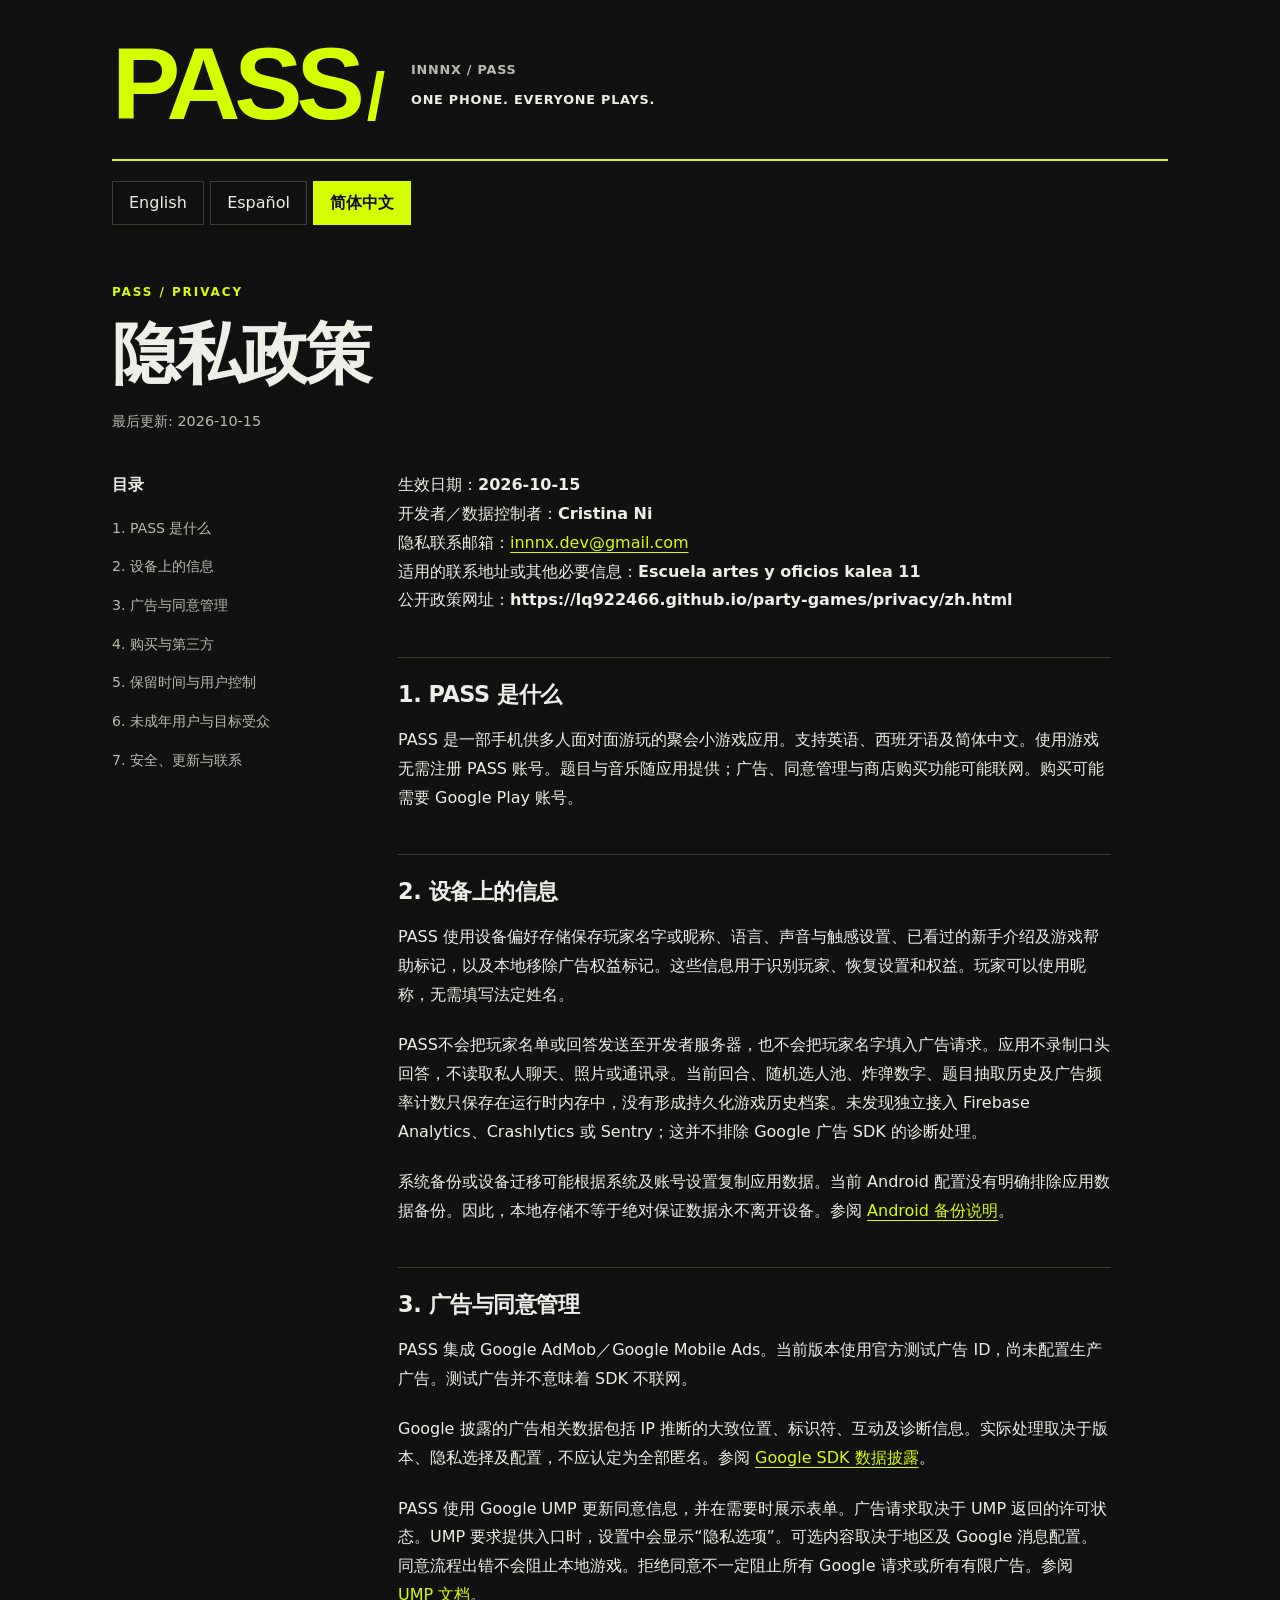
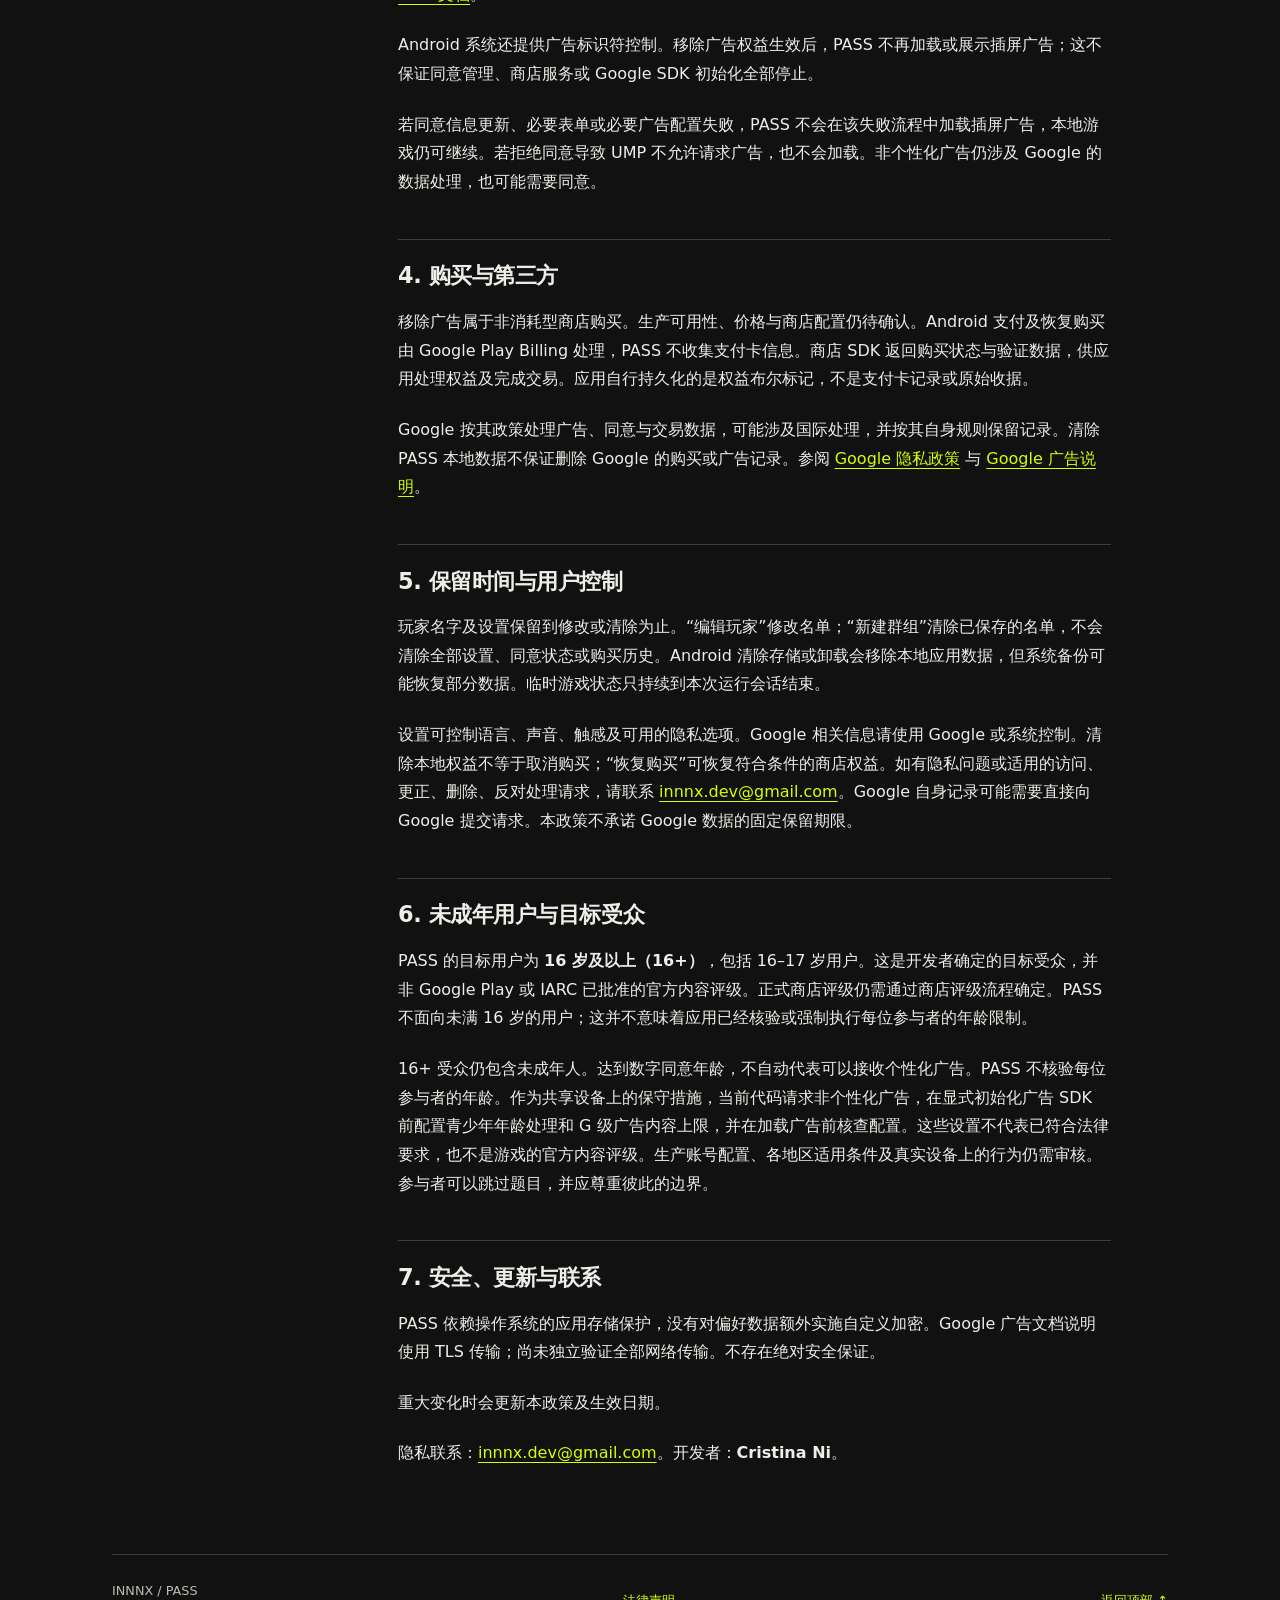
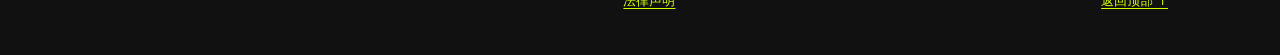
<file: privacy/zh.html>
<!doctype html>
<html lang="zh-Hans">
<head>
  <meta charset="utf-8">
  <meta name="viewport" content="width=device-width,initial-scale=1">
  <meta name="robots" content="index,follow">
  <meta name="referrer" content="no-referrer">
  <meta name="theme-color" content="#101110">
  <meta name="description" content="PASS — 隐私政策">
  <title>PASS — 隐私政策 | INNNX</title>
  <link rel="icon" href="favicon.svg" type="image/svg+xml">
  <link rel="stylesheet" href="styles.css">
  <link rel="alternate" hreflang="en" href="index.html">
  <link rel="alternate" hreflang="es" href="es.html">
  <link rel="alternate" hreflang="zh-Hans" href="zh.html">
  <link rel="alternate" hreflang="x-default" href="index.html">
</head>
<body id="top">
  <a class="skip" href="#policy">跳至隐私政策</a>
  <div class="shell">
    <header class="masthead">
      <a class="brand" href="zh.html" aria-label="PASS">PASS<span aria-hidden="true">/</span></a>
      <div class="brand-copy"><span>INNNX / PASS</span><p>ONE PHONE. EVERYONE PLAYS.</p></div>
    </header>
    <nav class="languages" aria-label="语言"><a href="index.html" lang="en" hreflang="en">English</a><a href="es.html" lang="es" hreflang="es">Español</a><a href="zh.html" lang="zh-Hans" hreflang="zh-Hans" aria-current="page">简体中文</a></nav>
    <main id="policy" tabindex="-1">
      <div class="heading"><span class="eyebrow">PASS / PRIVACY</span><h1>隐私政策</h1><p class="updated">最后更新: <time datetime="2026-10-15">2026-10-15</time></p></div>
      
      <div class="legal-layout">
        <nav class="contents" aria-label="目录"><h2>目录</h2><ol><li><a href="#section-1">1. PASS 是什么</a></li><li><a href="#section-2">2. 设备上的信息</a></li><li><a href="#section-3">3. 广告与同意管理</a></li><li><a href="#section-4">4. 购买与第三方</a></li><li><a href="#section-5">5. 保留时间与用户控制</a></li><li><a href="#section-6">6. 未成年用户与目标受众</a></li><li><a href="#section-7">7. 安全、更新与联系</a></li></ol></nav>
        <article aria-label="隐私政策"><p>生效日期：<strong>2026-10-15</strong><br>
开发者／数据控制者：<strong>Cristina Ni</strong><br>
隐私联系邮箱：<a href="mailto:innnx.dev@gmail.com">innnx.dev@gmail.com</a><br>
适用的联系地址或其他必要信息：<strong>Escuela artes y oficios kalea 11</strong><br>
公开政策网址：<strong>https://lq922466.github.io/party-games/privacy/zh.html</strong></p><h2 id="section-1">1. PASS 是什么</h2><p>PASS 是一部手机供多人面对面游玩的聚会小游戏应用。支持英语、西班牙语及简体中文。使用游戏无需注册 PASS 账号。题目与音乐随应用提供；广告、同意管理与商店购买功能可能联网。购买可能需要 Google Play 账号。</p><h2 id="section-2">2. 设备上的信息</h2><p>PASS 使用设备偏好存储保存玩家名字或昵称、语言、声音与触感设置、已看过的新手介绍及游戏帮助标记，以及本地移除广告权益标记。这些信息用于识别玩家、恢复设置和权益。玩家可以使用昵称，无需填写法定姓名。</p><p>PASS不会把玩家名单或回答发送至开发者服务器，也不会把玩家名字填入广告请求。应用不录制口头回答，不读取私人聊天、照片或通讯录。当前回合、随机选人池、炸弹数字、题目抽取历史及广告频率计数只保存在运行时内存中，没有形成持久化游戏历史档案。未发现独立接入 Firebase Analytics、Crashlytics 或 Sentry；这并不排除 Google 广告 SDK 的诊断处理。</p><p>系统备份或设备迁移可能根据系统及账号设置复制应用数据。当前 Android 配置没有明确排除应用数据备份。因此，本地存储不等于绝对保证数据永不离开设备。参阅 <a href="https://developer.android.com/identity/data/autobackup" rel="noreferrer">Android 备份说明</a>。</p><h2 id="section-3">3. 广告与同意管理</h2><p>PASS 集成 Google AdMob／Google Mobile Ads。当前版本使用官方测试广告 ID，尚未配置生产广告。测试广告并不意味着 SDK 不联网。</p><p>Google 披露的广告相关数据包括 IP 推断的大致位置、标识符、互动及诊断信息。实际处理取决于版本、隐私选择及配置，不应认定为全部匿名。参阅 <a href="https://developers.google.com/admob/android/privacy/play-data-disclosure" rel="noreferrer">Google SDK 数据披露</a>。</p><p>PASS 使用 Google UMP 更新同意信息，并在需要时展示表单。广告请求取决于 UMP 返回的许可状态。UMP 要求提供入口时，设置中会显示“隐私选项”。可选内容取决于地区及 Google 消息配置。同意流程出错不会阻止本地游戏。拒绝同意不一定阻止所有 Google 请求或所有有限广告。参阅 <a href="https://developers.google.com/admob/flutter/privacy" rel="noreferrer">UMP 文档</a>。</p><p>Android 系统还提供广告标识符控制。移除广告权益生效后，PASS 不再加载或展示插屏广告；这不保证同意管理、商店服务或 Google SDK 初始化全部停止。</p><p>若同意信息更新、必要表单或必要广告配置失败，PASS 不会在该失败流程中加载插屏广告，本地游戏仍可继续。若拒绝同意导致 UMP 不允许请求广告，也不会加载。非个性化广告仍涉及 Google 的数据处理，也可能需要同意。</p><h2 id="section-4">4. 购买与第三方</h2><p>移除广告属于非消耗型商店购买。生产可用性、价格与商店配置仍待确认。Android 支付及恢复购买由 Google Play Billing 处理，PASS 不收集支付卡信息。商店 SDK 返回购买状态与验证数据，供应用处理权益及完成交易。应用自行持久化的是权益布尔标记，不是支付卡记录或原始收据。</p><p>Google 按其政策处理广告、同意与交易数据，可能涉及国际处理，并按其自身规则保留记录。清除 PASS 本地数据不保证删除 Google 的购买或广告记录。参阅 <a href="https://policies.google.com/privacy" rel="noreferrer">Google 隐私政策</a> 与 <a href="https://policies.google.com/technologies/ads" rel="noreferrer">Google 广告说明</a>。</p><h2 id="section-5">5. 保留时间与用户控制</h2><p>玩家名字及设置保留到修改或清除为止。“编辑玩家”修改名单；“新建群组”清除已保存的名单，不会清除全部设置、同意状态或购买历史。Android 清除存储或卸载会移除本地应用数据，但系统备份可能恢复部分数据。临时游戏状态只持续到本次运行会话结束。</p><p>设置可控制语言、声音、触感及可用的隐私选项。Google 相关信息请使用 Google 或系统控制。清除本地权益不等于取消购买；“恢复购买”可恢复符合条件的商店权益。如有隐私问题或适用的访问、更正、删除、反对处理请求，请联系 <a href="mailto:innnx.dev@gmail.com">innnx.dev@gmail.com</a>。Google 自身记录可能需要直接向 Google 提交请求。本政策不承诺 Google 数据的固定保留期限。</p><h2 id="section-6">6. 未成年用户与目标受众</h2><p>PASS 的目标用户为 <strong>16 岁及以上（16+）</strong>，包括 16–17 岁用户。这是开发者确定的目标受众，并非 Google Play 或 IARC 已批准的官方内容评级。正式商店评级仍需通过商店评级流程确定。PASS 不面向未满 16 岁的用户；这并不意味着应用已经核验或强制执行每位参与者的年龄限制。</p><p>16+ 受众仍包含未成年人。达到数字同意年龄，不自动代表可以接收个性化广告。PASS 不核验每位参与者的年龄。作为共享设备上的保守措施，当前代码请求非个性化广告，在显式初始化广告 SDK 前配置青少年年龄处理和 G 级广告内容上限，并在加载广告前核查配置。这些设置不代表已符合法律要求，也不是游戏的官方内容评级。生产账号配置、各地区适用条件及真实设备上的行为仍需审核。参与者可以跳过题目，并应尊重彼此的边界。</p><h2 id="section-7">7. 安全、更新与联系</h2><p>PASS 依赖操作系统的应用存储保护，没有对偏好数据额外实施自定义加密。Google 广告文档说明使用 TLS 传输；尚未独立验证全部网络传输。不存在绝对安全保证。</p><p>重大变化时会更新本政策及生效日期。</p><p>隐私联系：<a href="mailto:innnx.dev@gmail.com">innnx.dev@gmail.com</a>。开发者：<strong>Cristina Ni</strong>。</p></article>
      </div>
    </main>
    <footer><span>INNNX / PASS</span><a href="legal-zh.html">法律声明</a><a href="#top">返回顶部 ↑</a></footer>
  </div>
</body>
</html>
</file>
<file: privacy/styles.css>
/* Local system fonts; no remote font, analytics, script or tracking request. */
:root{color-scheme:dark;--bg:#101110;--panel:#191b17;--text:#edeee8;--muted:#b9bdb0;--acid:#d4ff00;--line:#3b4033}
*{box-sizing:border-box}html{scroll-padding-top:1.5rem}body{margin:0;background:var(--bg);color:var(--text);font:1rem/1.8 system-ui,-apple-system,"Segoe UI","Noto Sans CJK SC","Microsoft YaHei",sans-serif}a{color:var(--acid);text-underline-offset:.25em;text-decoration-thickness:1px}a:hover{text-decoration-thickness:2px}a:focus-visible{outline:3px solid var(--acid);outline-offset:5px;border-radius:1px}::selection{background:var(--acid);color:#101110}.shell{max-width:1120px;margin:auto;padding:0 2rem}.skip{position:absolute;left:1rem;top:-6rem;background:var(--acid);color:var(--bg);padding:.75rem 1rem;z-index:10}.skip:focus{top:1rem}.masthead{display:flex;flex-wrap:wrap;gap:2rem;align-items:center;border-bottom:2px solid var(--acid);padding:2.4rem 0 1.8rem}.brand{color:var(--acid);font:900 clamp(3.5rem,9vw,6.4rem)/.9 Impact,"Arial Narrow",sans-serif;letter-spacing:-.06em;text-decoration:none}.brand span{font-size:.65em;margin-left:.12em}.brand-copy{max-width:100%;overflow-wrap:anywhere;font-size:.8rem;font-weight:700;letter-spacing:.06em}.brand-copy span{color:var(--muted)}.brand-copy p{margin:.4rem 0 0}.languages{display:flex;flex-wrap:wrap;gap:.4rem;padding:1.25rem 0}.languages a{display:inline-flex;align-items:center;justify-content:center;min-height:44px;padding:.4rem 1rem;color:var(--text);border:1px solid var(--line);text-decoration:none}.languages a[aria-current]{color:var(--bg);background:var(--acid);border-color:var(--acid);font-weight:750}.heading{padding:2rem 0 1.4rem}.eyebrow{color:var(--acid);font-size:.75rem;font-weight:750;letter-spacing:.16em}h1{overflow-wrap:anywhere;font-size:clamp(2.4rem,5.5vw,4.2rem);font-weight:850;line-height:1.12;letter-spacing:-.04em;margin:.7rem 0 1rem}.updated{color:var(--muted);font-size:.9rem}.notice{border:1px solid var(--line);border-left:4px solid var(--acid);background:var(--panel);padding:1rem 1.3rem;margin:0 0 2.5rem}.notice strong{color:var(--acid)}.notice p{margin:.25rem 0 0;font-size:.94rem}.legal-layout{display:grid;grid-template-columns:230px minmax(0,1fr);gap:3.5rem}.contents{align-self:start;position:sticky;top:1.5rem;font-size:.88rem}.contents h2{font-size:1rem;margin:0 0 .7rem}.contents ol{padding:0;list-style:none;margin:0}.contents li{margin:.3rem 0}.contents a{display:block;padding:.4rem 0;color:var(--muted);text-decoration:none;line-height:1.5}.contents a:hover{color:var(--acid)}article{min-width:0;max-width:70ch;overflow-wrap:anywhere}article p{margin:0 0 1.35rem}article h2{font-size:1.4rem;line-height:1.4;margin:2.6rem 0 1rem;border-top:1px solid var(--line);padding-top:1.3rem;letter-spacing:-.02em}article h2:first-child{margin-top:0}.placeholder{color:var(--acid);font-weight:650}code{font-family:ui-monospace,monospace;font-size:.92em}footer{display:flex;justify-content:space-between;gap:1rem;border-top:1px solid var(--line);padding:1.5rem 0 2rem;margin-top:4rem;font-size:.8rem;color:var(--muted)}footer a{min-height:44px;display:inline-flex;align-items:center}main:focus{outline:none}
@media(max-width:760px){.shell{padding:0 1.25rem}.masthead{gap:1.2rem;padding:1.8rem 0 1.5rem}.brand-copy{max-width:100%;overflow-wrap:anywhere;font-size:.7rem;max-width:170px}.legal-layout{grid-template-columns:1fr;gap:2rem}.contents{position:static;border-bottom:1px solid var(--line);padding-bottom:1.5rem}.contents a{padding:.65rem 0}.heading{padding-top:1.5rem}article h2{font-size:1.25rem}h1{letter-spacing:-.025em}}
@media(prefers-reduced-motion:reduce){html{scroll-behavior:auto}}
@media print{html{color-scheme:light}body{background:white;color:black;font-size:11pt}.shell{padding:0;max-width:none}.brand,.eyebrow,.placeholder,a{color:black}.languages,.contents,.skip,footer{display:none}.legal-layout{display:block}article{max-width:none}.notice{background:white;border-color:black}.notice strong{color:black}article h2{break-after:avoid}p{orphans:3;widows:3}}
</file>
